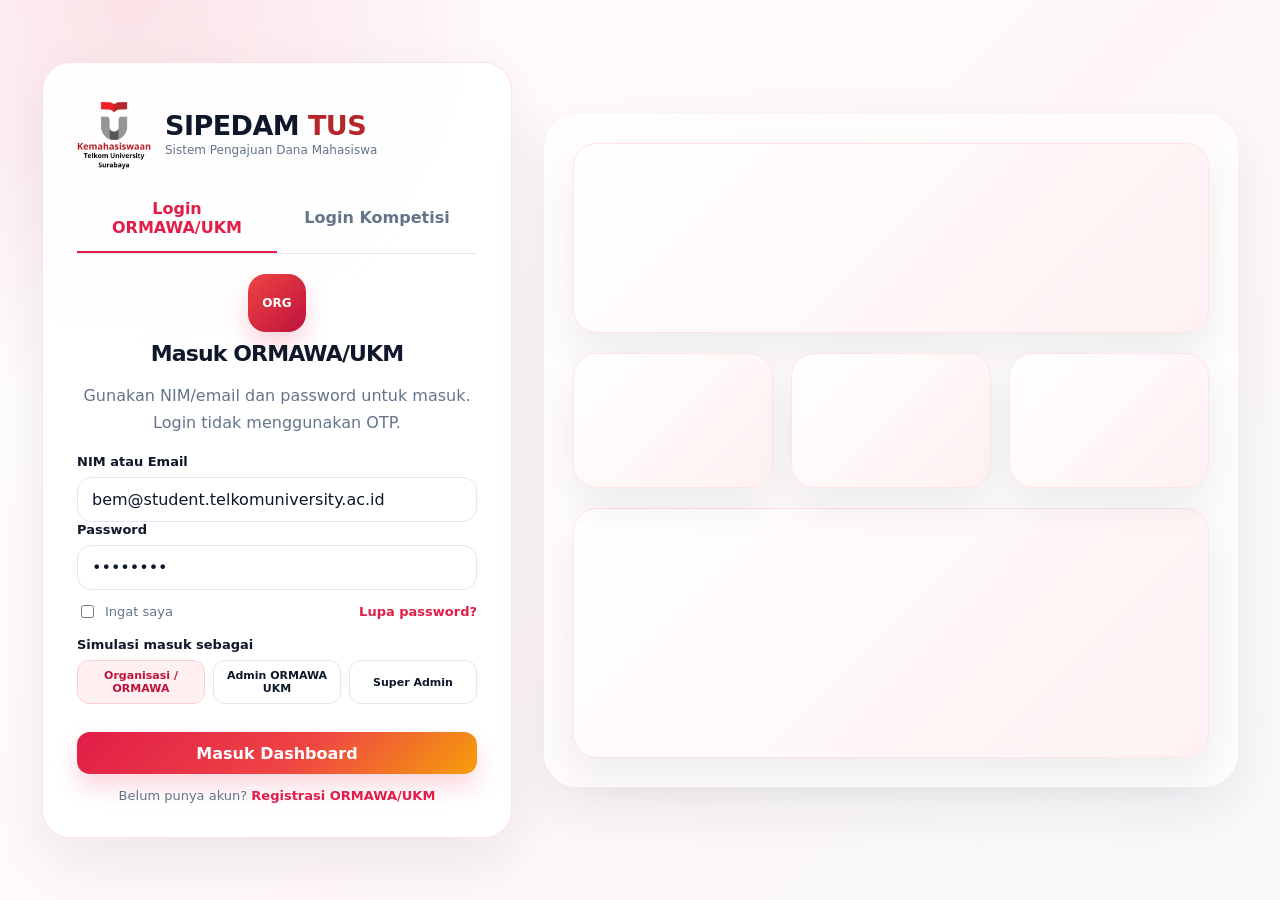
<file: index.html>
<!doctype html>
<html lang="id">
<head>
  <meta charset="utf-8">
  <meta name="viewport" content="width=device-width, initial-scale=1">
  <title>SIPEDAM-TUS Role Prototype</title>
  <link rel="stylesheet" href="styles.css?v=figma-export-1">
</head>
<body>
  <div class="auth-screen" id="authScreen">
    <section class="auth-panel auth-panel-wide">
      <div class="brand-lockup">
        <img src="assets/logo.webp" alt="SIPEDAM-TUS" onerror="this.style.display='none'">
        <div>
          <h1>SIPEDAM <span>TUS</span></h1>
          <p>Sistem Pengajuan Dana Mahasiswa</p>
        </div>
      </div>

      <div class="auth-tabs" role="tablist">
        <button class="active" type="button" data-auth-tab="ormawa">Login ORMAWA/UKM</button>
        <button type="button" data-auth-tab="kompetisi">Login Kompetisi</button>
      </div>

      <input type="hidden" id="loginRole" value="organization">

      <div class="login-panel active" id="loginOrmawaPanel">
        <div class="auth-copy compact">
          <span class="auth-icon red">ORG</span>
          <h2>Masuk ORMAWA/UKM</h2>
          <p>Gunakan NIM/email dan password untuk masuk. Login tidak menggunakan OTP.</p>
        </div>
        <label class="field-label">NIM atau Email</label>
        <input class="select-input" value="bem@student.telkomuniversity.ac.id">
        <label class="field-label">Password</label>
        <input class="select-input" type="password" value="password">
        <div class="auth-row"><label><input type="checkbox"> Ingat saya</label><button type="button" class="link-btn">Lupa password?</button></div>
        <div class="field-label">Simulasi masuk sebagai</div>
        <div class="role-login-grid">
          <button type="button" class="role-login active" data-login-role="organization">Organisasi / ORMAWA</button>
          <button type="button" class="role-login" data-login-role="admin_ormawa">Admin ORMAWA UKM</button>
          <button type="button" class="role-login" data-login-role="super_admin">Super Admin</button>
        </div>
        <button class="primary-btn" id="loginBtn">Masuk Dashboard</button>
        <p class="auth-bottom">Belum punya akun? <button type="button" class="link-btn red" data-open-register="ormawa">Registrasi ORMAWA/UKM</button></p>
      </div>

      <div class="login-panel" id="loginKompetisiPanel">
        <div class="auth-copy compact">
          <span class="auth-icon blue">KOM</span>
          <h2>Masuk Kompetisi Mandiri</h2>
          <p>Mahasiswa kompetisi dan admin kompetisi masuk menggunakan email/NIM dan password.</p>
        </div>
        <label class="field-label">NIM atau Email</label>
        <input class="select-input" value="nadia@student.telkomuniversity.ac.id">
        <label class="field-label">Password</label>
        <input class="select-input" type="password" value="password">
        <div class="auth-row"><label><input type="checkbox"> Ingat saya</label><button type="button" class="link-btn blue">Lupa password?</button></div>
        <div class="field-label">Simulasi masuk sebagai</div>
        <div class="role-login-grid">
          <button type="button" class="role-login active blue" data-login-role="mahasiswa_kompetisi">Mahasiswa Kompetisi</button>
          <button type="button" class="role-login blue" data-login-role="admin_kompetisi">Admin Kompetisi</button>
          <button type="button" class="role-login blue" data-login-role="super_admin">Super Admin</button>
        </div>
        <button class="primary-btn blue-btn" id="loginKompetisiBtn" type="button">Masuk Dashboard</button>
        <p class="auth-bottom">Belum punya akun? <button type="button" class="link-btn blue" data-open-register="kompetisi">Registrasi Mahasiswa Kompetisi</button></p>
      </div>
    </section>

    <aside class="auth-preview" aria-hidden="true">
      <div class="preview-card wide"></div>
      <div class="preview-grid"><div></div><div></div><div></div></div>
      <div class="preview-table"></div>
    </aside>
  </div>

  <div class="app-shell is-hidden" id="appShell">
    <aside class="sidebar" id="sidebar">
      <div class="sidebar-brand">
        <img src="assets/logo.webp" alt="Logo" onerror="this.style.display='none'">
        <div>
          <strong>SIPEDAM <span>TUS</span></strong>
          <small>Kemahasiswaan Telkom University Surabaya</small>
        </div>
      </div>
      <div class="role-pill" id="rolePill"></div>
      <nav class="sidebar-nav" id="sidebarNav"></nav>
      <div class="sidebar-footer">
        <div class="demo-toggle">
          <div><strong>Mode Demo</strong><span>Buka semua alur prototype</span></div>
          <button class="switch is-on" aria-label="Mode Demo"><span></span></button>
        </div>
        <button class="ghost-btn full" id="logoutBtn">Logout</button>
      </div>
    </aside>

    <main class="main-area">
      <header class="topbar">
        <button class="icon-btn mobile-only" id="menuBtn">Menu</button>
        <div class="page-heading">
          <p class="top-kicker" id="pageKicker">Dashboard</p>
          <h2 id="pageTitle">Dashboard</h2>
        </div>
        <div class="top-actions">
          <select id="roleSwitcher" class="compact-select"></select>
          <button class="icon-btn" id="themeBtn" title="Toggle theme">Theme</button>
          <button class="notif-btn" id="notifBtn">Notif <span>6</span></button>
          <div class="avatar-block">
            <img src="assets/fotoprofile.webp" alt="Profil" onerror="this.style.display='none'">
            <div><strong id="userName">Syafarul</strong><small id="userRole">Super Admin</small></div>
          </div>
        </div>
      </header>

      <section class="notification-drawer" id="notificationDrawer">
        <div class="drawer-head"><strong>Notifikasi</strong><button id="closeNotif">x</button></div>
        <div class="notif-list" id="notifList"></div>
      </section>

      <section class="content" id="content"></section>
    </main>
  </div>

  <div class="modal-backdrop" id="modalBackdrop">
    <div class="modal">
      <button class="modal-close" id="modalClose">x</button>
      <span class="eyebrow">Konfirmasi Aksi</span>
      <h3 id="modalTitle">Approve Pengajuan</h3>
      <p id="modalText">Tambahkan catatan sebelum menyimpan perubahan status.</p>
      <textarea placeholder="Catatan admin atau tindak lanjut...">Dokumen sudah sesuai, proses dapat dilanjutkan.</textarea>
      <div class="modal-actions">
        <button class="ghost-btn" id="modalCancel">Batal</button>
        <button class="primary-btn" id="modalOk">Simpan</button>
      </div>
    </div>
  </div>

  <div class="register-preview" id="registerPreview">
    <div class="register-card register-card-wide">
      <button id="registerClose" class="modal-close">x</button>
      <span class="eyebrow" id="registerEyebrow">Registrasi ORMAWA/UKM</span>
      <h3 id="registerTitle">Registrasi Akun ORMAWA/UKM</h3>
      <div class="register-path-tabs">
        <button type="button" class="active" data-register-path="ormawa">ORMAWA/UKM</button>
        <button type="button" data-register-path="kompetisi">Mahasiswa Kompetisi</button>
      </div>
      <div class="register-flow">
        <div class="register-form-area" id="registerFormArea"></div>
        <aside class="otp-side" id="otpSide">
          <h4>Verifikasi OTP Registrasi</h4>
          <p>OTP hanya digunakan saat registrasi. Kode dikirim ke email/WhatsApp setelah data akun dan dokumen diisi.</p>
          <div class="otp-fields"><input value="8"><input value="2"><input value="4"><input value="6"></div>
          <button class="primary-btn full" type="button">Verifikasi OTP</button>
          <small>Simulasi kode OTP: 8246</small>
        </aside>
      </div>
    </div>
  </div>

  <div class="toast" id="toast">Status berhasil diperbarui.</div>
  <script src="app.js?v=figma-export-1"></script>
</body>
</html>
</file>
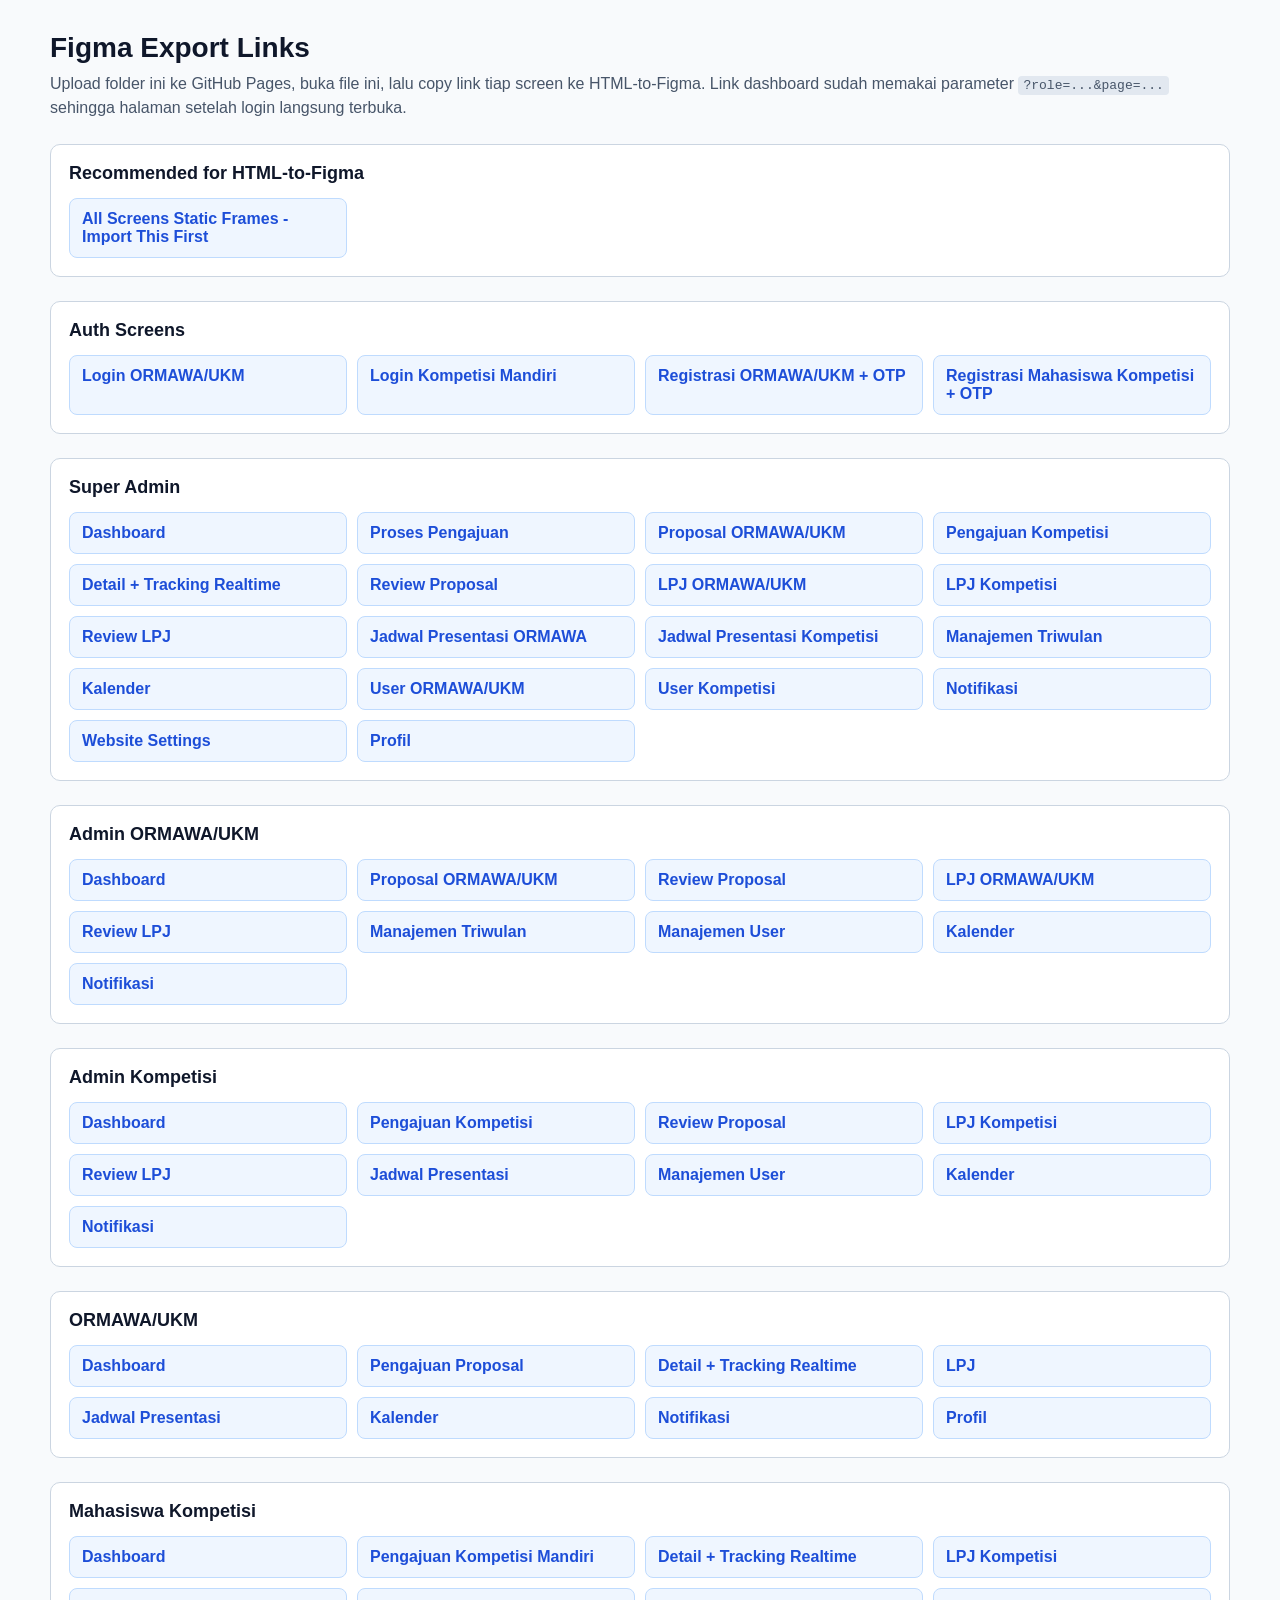
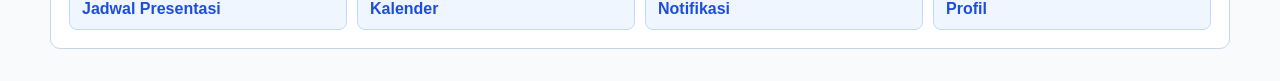
<file: figma-export.html>
<!doctype html>
<html lang="id">
<head>
  <meta charset="utf-8">
  <meta name="viewport" content="width=device-width, initial-scale=1">
  <title>Figma Export Links - Prototype Roles</title>
  <style>
    body { margin: 0; font-family: Arial, sans-serif; background: #f8fafc; color: #0f172a; }
    main { max-width: 1180px; margin: 0 auto; padding: 32px 20px; }
    h1 { margin: 0 0 8px; font-size: 28px; }
    p { margin: 0 0 22px; color: #475569; line-height: 1.5; }
    section { margin-top: 24px; padding: 18px; border: 1px solid #cbd5e1; border-radius: 10px; background: #fff; }
    h2 { margin: 0 0 14px; font-size: 18px; }
    .grid { display: grid; grid-template-columns: repeat(auto-fill, minmax(260px, 1fr)); gap: 10px; }
    a { display: block; padding: 11px 12px; border: 1px solid #bfdbfe; border-radius: 8px; background: #eff6ff; color: #1d4ed8; font-weight: 700; text-decoration: none; }
    a:hover { background: #dbeafe; }
    code { background: #e2e8f0; padding: 2px 5px; border-radius: 4px; }
  </style>
</head>
<body>
<main>
  <h1>Figma Export Links</h1>
  <p>Upload folder ini ke GitHub Pages, buka file ini, lalu copy link tiap screen ke HTML-to-Figma. Link dashboard sudah memakai parameter <code>?role=...&page=...</code> sehingga halaman setelah login langsung terbuka.</p>

  

  <section><h2>Recommended for HTML-to-Figma</h2><div class="grid"><a href="figma-static-screens.html">All Screens Static Frames - Import This First</a></div></section>

  <section>
    <h2>Auth Screens</h2>
    <div class="grid">
      <a href="index.html?screen=login_ormawa">Login ORMAWA/UKM</a>
      <a href="index.html?screen=login_kompetisi">Login Kompetisi Mandiri</a>
      <a href="index.html?screen=register_ormawa">Registrasi ORMAWA/UKM + OTP</a>
      <a href="index.html?screen=register_kompetisi">Registrasi Mahasiswa Kompetisi + OTP</a>
    </div>
  </section>

  

  <section>
    <h2>Super Admin</h2>
    <div class="grid">
      <a href="index.html?role=super_admin&page=dashboard">Dashboard</a><a href="index.html?role=super_admin&page=process">Proses Pengajuan</a><a href="index.html?role=super_admin&page=proposal_ormawa">Proposal ORMAWA/UKM</a><a href="index.html?role=super_admin&page=kompetisi">Pengajuan Kompetisi</a><a href="index.html?role=super_admin&page=detail_pengajuan">Detail + Tracking Realtime</a><a href="index.html?role=super_admin&page=review_proposal">Review Proposal</a><a href="index.html?role=super_admin&page=lpj_ormawa">LPJ ORMAWA/UKM</a><a href="index.html?role=super_admin&page=lpj_kompetisi">LPJ Kompetisi</a><a href="index.html?role=super_admin&page=review_lpj">Review LPJ</a><a href="index.html?role=super_admin&page=jadwal_ormawa">Jadwal Presentasi ORMAWA</a><a href="index.html?role=super_admin&page=jadwal_kompetisi">Jadwal Presentasi Kompetisi</a><a href="index.html?role=super_admin&page=triwulan">Manajemen Triwulan</a><a href="index.html?role=super_admin&page=calendar">Kalender</a><a href="index.html?role=super_admin&page=users_ormawa">User ORMAWA/UKM</a><a href="index.html?role=super_admin&page=users_kompetisi">User Kompetisi</a><a href="index.html?role=super_admin&page=notifications">Notifikasi</a><a href="index.html?role=super_admin&page=settings">Website Settings</a><a href="index.html?role=super_admin&page=profile">Profil</a>
    </div>
  </section>

  

  <section>
    <h2>Admin ORMAWA/UKM</h2>
    <div class="grid">
      <a href="index.html?role=admin_ormawa&page=dashboard">Dashboard</a><a href="index.html?role=admin_ormawa&page=proposal_ormawa">Proposal ORMAWA/UKM</a><a href="index.html?role=admin_ormawa&page=review_proposal">Review Proposal</a><a href="index.html?role=admin_ormawa&page=lpj_ormawa">LPJ ORMAWA/UKM</a><a href="index.html?role=admin_ormawa&page=review_lpj">Review LPJ</a><a href="index.html?role=admin_ormawa&page=triwulan">Manajemen Triwulan</a><a href="index.html?role=admin_ormawa&page=users_ormawa">Manajemen User</a><a href="index.html?role=admin_ormawa&page=calendar">Kalender</a><a href="index.html?role=admin_ormawa&page=notifications">Notifikasi</a>
    </div>
  </section>

  

  <section>
    <h2>Admin Kompetisi</h2>
    <div class="grid">
      <a href="index.html?role=admin_kompetisi&page=dashboard">Dashboard</a><a href="index.html?role=admin_kompetisi&page=kompetisi">Pengajuan Kompetisi</a><a href="index.html?role=admin_kompetisi&page=review_proposal">Review Proposal</a><a href="index.html?role=admin_kompetisi&page=lpj_kompetisi">LPJ Kompetisi</a><a href="index.html?role=admin_kompetisi&page=review_lpj">Review LPJ</a><a href="index.html?role=admin_kompetisi&page=jadwal_kompetisi">Jadwal Presentasi</a><a href="index.html?role=admin_kompetisi&page=users_kompetisi">Manajemen User</a><a href="index.html?role=admin_kompetisi&page=calendar">Kalender</a><a href="index.html?role=admin_kompetisi&page=notifications">Notifikasi</a>
    </div>
  </section>

  

  <section>
    <h2>ORMAWA/UKM</h2>
    <div class="grid">
      <a href="index.html?role=organization&page=dashboard">Dashboard</a><a href="index.html?role=organization&page=proposal_ormawa">Pengajuan Proposal</a><a href="index.html?role=organization&page=detail_pengajuan">Detail + Tracking Realtime</a><a href="index.html?role=organization&page=lpj_ormawa">LPJ</a><a href="index.html?role=organization&page=jadwal_ormawa">Jadwal Presentasi</a><a href="index.html?role=organization&page=calendar">Kalender</a><a href="index.html?role=organization&page=notifications">Notifikasi</a><a href="index.html?role=organization&page=profile">Profil</a>
    </div>
  </section>

  

  <section>
    <h2>Mahasiswa Kompetisi</h2>
    <div class="grid">
      <a href="index.html?role=mahasiswa_kompetisi&page=dashboard">Dashboard</a><a href="index.html?role=mahasiswa_kompetisi&page=kompetisi">Pengajuan Kompetisi Mandiri</a><a href="index.html?role=mahasiswa_kompetisi&page=detail_pengajuan">Detail + Tracking Realtime</a><a href="index.html?role=mahasiswa_kompetisi&page=lpj_kompetisi">LPJ Kompetisi</a><a href="index.html?role=mahasiswa_kompetisi&page=jadwal_kompetisi">Jadwal Presentasi</a><a href="index.html?role=mahasiswa_kompetisi&page=calendar">Kalender</a><a href="index.html?role=mahasiswa_kompetisi&page=notifications">Notifikasi</a><a href="index.html?role=mahasiswa_kompetisi&page=profile">Profil</a>
    </div>
  </section>
</main>
</body>
</html>
</file>
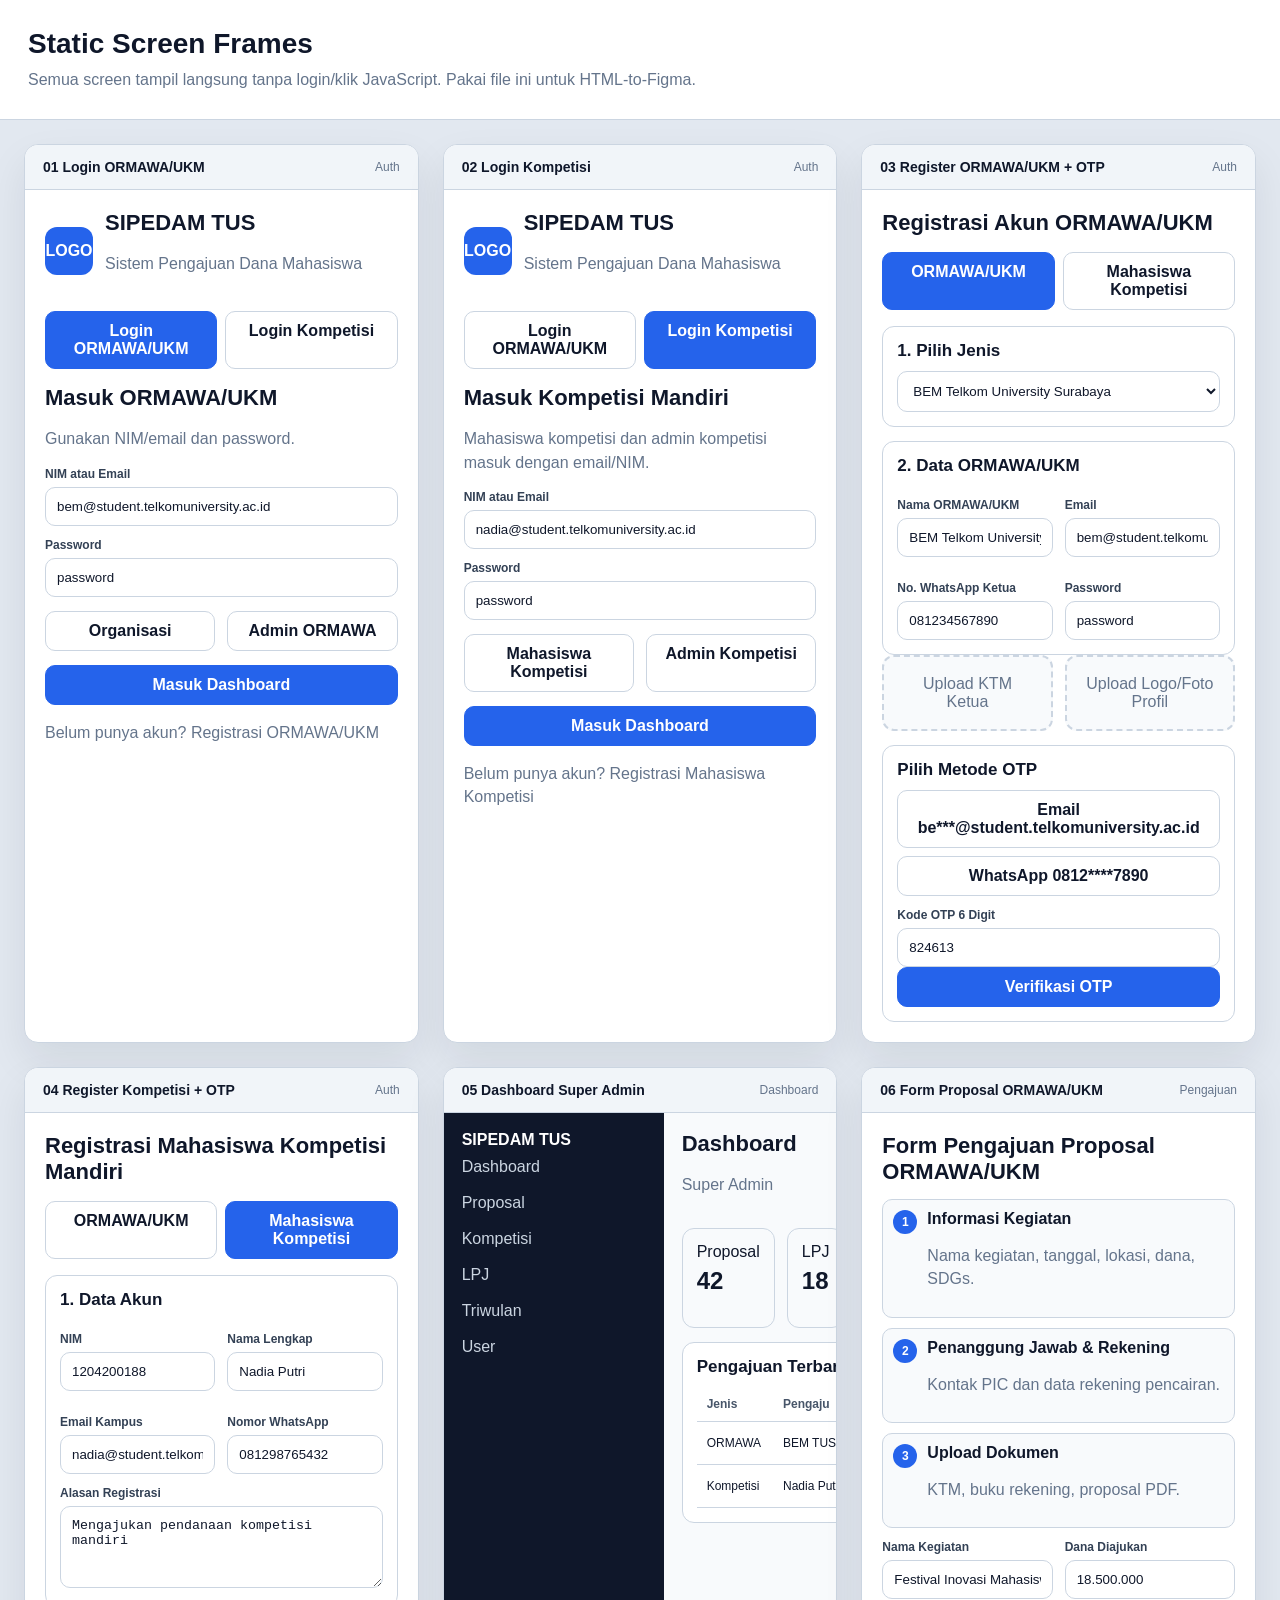
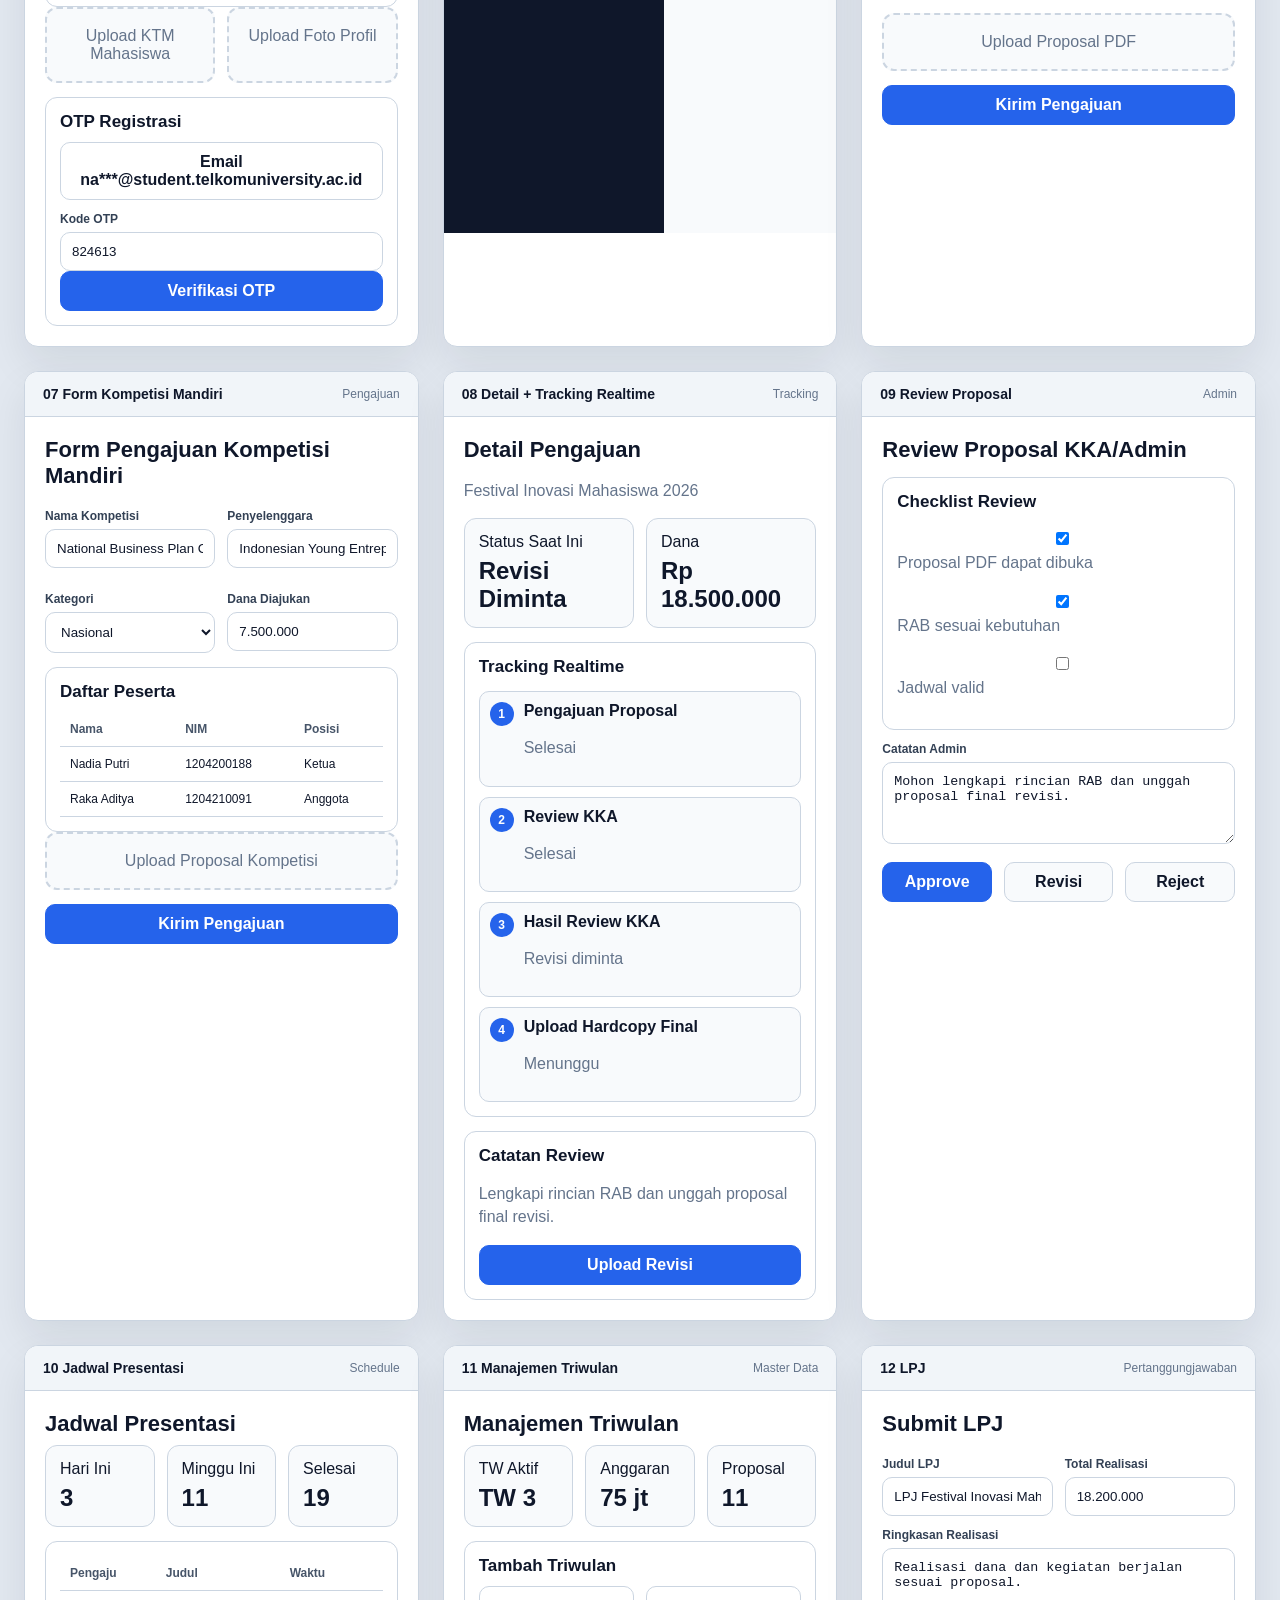
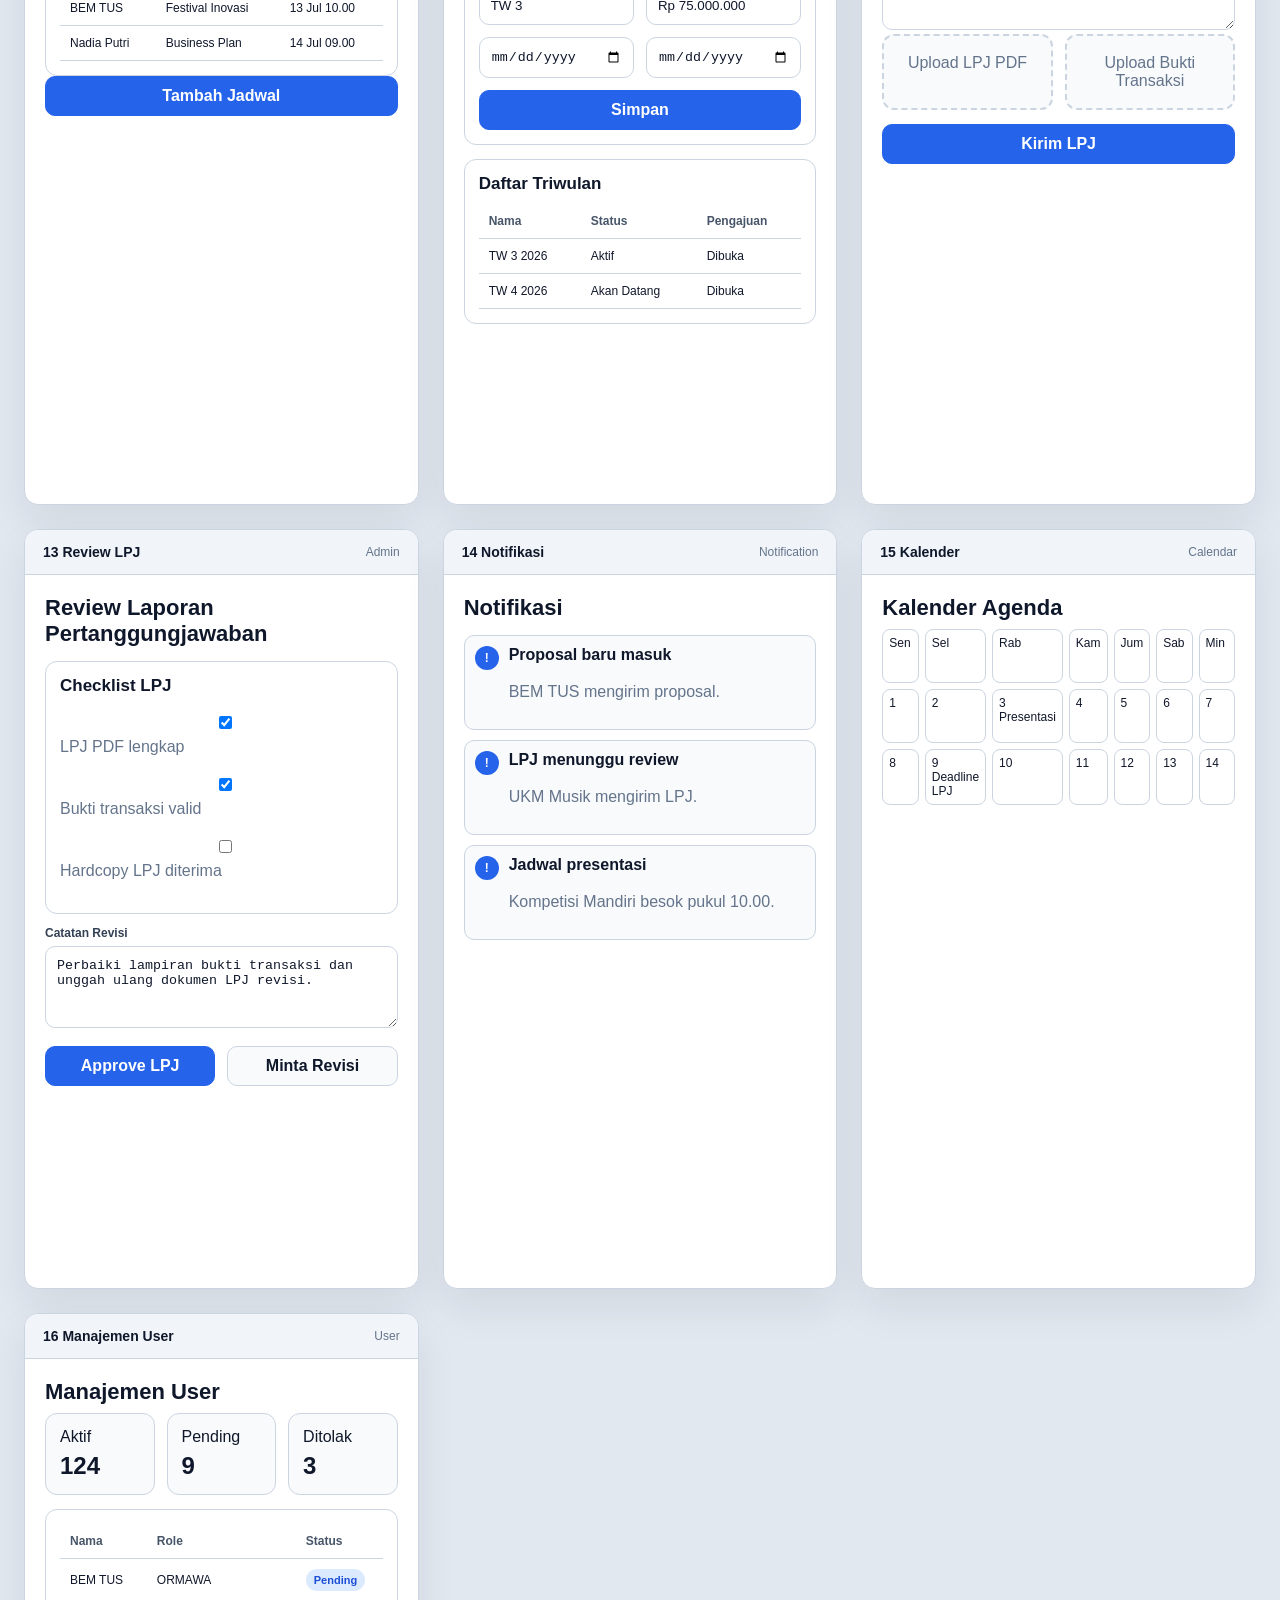
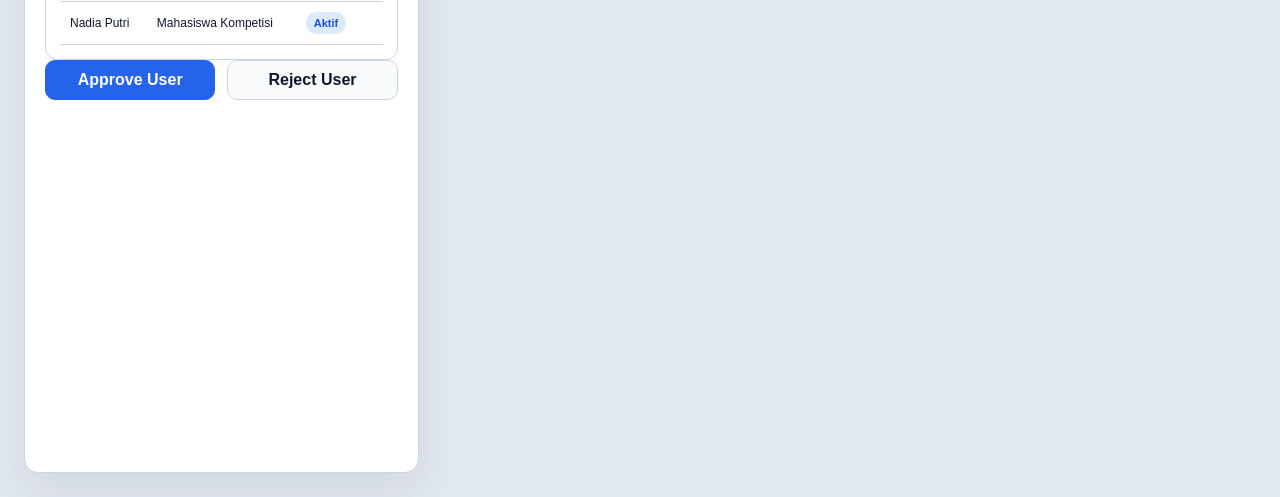
<file: figma-static-screens.html>
<!doctype html>
<html lang="id">
<head>
  <meta charset="utf-8">
  <meta name="viewport" content="width=device-width, initial-scale=1">
  <title>Static Screens Export - Prototype Roles</title>
  <style>
    :root { --blue:#2563eb; --ink:#0f172a; --muted:#64748b; --line:#cbd5e1; --soft:#f8fafc; --card:#fff; }
    * { box-sizing: border-box; }
    body { margin:0; font-family: Arial, sans-serif; background:#e2e8f0; color:var(--ink); }
    .export-head { padding:28px; background:#fff; border-bottom:1px solid var(--line); position:sticky; top:0; z-index:2; }
    .export-head h1 { margin:0 0 8px; font-size:28px; }
    .export-head p { margin:0; color:var(--muted); }
    .board { display:grid; grid-template-columns:repeat(auto-fit,minmax(390px,1fr)); gap:24px; padding:24px; }
    .frame { min-height:760px; background:var(--card); border:1px solid var(--line); border-radius:14px; overflow:hidden; box-shadow:0 18px 40px rgba(15,23,42,.08); }
    .frame-title { padding:14px 18px; border-bottom:1px solid var(--line); background:#f1f5f9; display:flex; justify-content:space-between; gap:12px; align-items:center; }
    .frame-title strong { font-size:14px; } .frame-title span { color:var(--muted); font-size:12px; }
    .screen { padding:20px; }
    .brand { display:flex; gap:12px; align-items:center; margin-bottom:20px; }
    .logo { width:48px; height:48px; border-radius:12px; background:var(--blue); color:#fff; display:grid; place-items:center; font-weight:800; }
    h2 { margin:0 0 8px; font-size:22px; } h3 { margin:0 0 10px; font-size:17px; } p { color:var(--muted); line-height:1.45; }
    label { display:block; margin:12px 0 6px; font-size:12px; font-weight:800; color:#334155; }
    input, textarea, select { width:100%; border:1px solid var(--line); border-radius:10px; padding:11px; background:#fff; color:var(--ink); }
    textarea { min-height:82px; }
    .tabs,.seg { display:grid; grid-template-columns:1fr 1fr; gap:8px; margin:16px 0; }
    .tab,.chip,.btn,.ghost { border:1px solid var(--line); border-radius:10px; padding:10px 12px; font-weight:800; text-align:center; background:#fff; color:var(--ink); }
    .tab.active,.btn { background:var(--blue); color:#fff; border-color:var(--blue); }
    .ghost { background:#f8fafc; color:var(--ink); }
    .grid2 { display:grid; grid-template-columns:1fr 1fr; gap:12px; } .grid3 { display:grid; grid-template-columns:repeat(3,1fr); gap:12px; }
    .stat { border:1px solid var(--line); border-radius:12px; padding:14px; background:#f8fafc; } .stat b { display:block; font-size:24px; margin-top:6px; }
    .panel { border:1px solid var(--line); border-radius:12px; padding:14px; margin-top:14px; background:#fff; }
    table { width:100%; border-collapse:collapse; font-size:12px; } th,td { padding:10px; border-bottom:1px solid var(--line); text-align:left; } th { color:#475569; }
    .status { display:inline-block; padding:5px 8px; border-radius:999px; background:#dbeafe; color:#1d4ed8; font-size:11px; font-weight:800; }
    .steps { display:grid; gap:10px; margin-top:14px; } .step { display:flex; gap:10px; align-items:flex-start; padding:10px; border:1px solid var(--line); border-radius:10px; background:#f8fafc; }
    .dot { width:24px; height:24px; border-radius:50%; background:var(--blue); color:#fff; display:grid; place-items:center; font-size:12px; font-weight:800; flex:none; }
    .upload { border:2px dashed var(--line); border-radius:12px; padding:18px; text-align:center; background:#f8fafc; color:#64748b; }
    .side-layout { display:grid; grid-template-columns:220px 1fr; min-height:720px; } .side { background:#0f172a; color:#fff; padding:18px; } .side a { display:block; color:#cbd5e1; padding:9px 0; text-decoration:none; }
    .main { padding:18px; background:#f8fafc; } .top { display:flex; justify-content:space-between; gap:12px; align-items:center; margin-bottom:16px; }
    .calendar { display:grid; grid-template-columns:repeat(7,1fr); gap:6px; } .day { min-height:54px; border:1px solid var(--line); border-radius:8px; padding:6px; background:#fff; font-size:12px; }
    @media (max-width:700px){ .side-layout,.grid2,.grid3{grid-template-columns:1fr}.frame{min-height:auto} }
  </style>
</head>
<body>
  <header class="export-head"><h1>Static Screen Frames</h1><p>Semua screen tampil langsung tanpa login/klik JavaScript. Pakai file ini untuk HTML-to-Figma.</p></header>
  <main class="board">
    <section class="frame"><div class="frame-title"><strong>01 Login ORMAWA/UKM</strong><span>Auth</span></div><div class="screen"><div class="brand"><div class="logo">LOGO</div><div><h2>SIPEDAM TUS</h2><p>Sistem Pengajuan Dana Mahasiswa</p></div></div><div class="tabs"><div class="tab active">Login ORMAWA/UKM</div><div class="tab">Login Kompetisi</div></div><h2>Masuk ORMAWA/UKM</h2><p>Gunakan NIM/email dan password.</p><label>NIM atau Email</label><input value="bem@student.telkomuniversity.ac.id"><label>Password</label><input value="password"><div class="grid2" style="margin-top:14px"><div class="chip">Organisasi</div><div class="chip">Admin ORMAWA</div></div><div class="btn" style="margin-top:14px">Masuk Dashboard</div><p>Belum punya akun? Registrasi ORMAWA/UKM</p></div></section>
    <section class="frame"><div class="frame-title"><strong>02 Login Kompetisi</strong><span>Auth</span></div><div class="screen"><div class="brand"><div class="logo">LOGO</div><div><h2>SIPEDAM TUS</h2><p>Sistem Pengajuan Dana Mahasiswa</p></div></div><div class="tabs"><div class="tab">Login ORMAWA/UKM</div><div class="tab active">Login Kompetisi</div></div><h2>Masuk Kompetisi Mandiri</h2><p>Mahasiswa kompetisi dan admin kompetisi masuk dengan email/NIM.</p><label>NIM atau Email</label><input value="nadia@student.telkomuniversity.ac.id"><label>Password</label><input value="password"><div class="grid2" style="margin-top:14px"><div class="chip">Mahasiswa Kompetisi</div><div class="chip">Admin Kompetisi</div></div><div class="btn" style="margin-top:14px">Masuk Dashboard</div><p>Belum punya akun? Registrasi Mahasiswa Kompetisi</p></div></section>
    <section class="frame"><div class="frame-title"><strong>03 Register ORMAWA/UKM + OTP</strong><span>Auth</span></div><div class="screen"><h2>Registrasi Akun ORMAWA/UKM</h2><div class="seg"><div class="tab active">ORMAWA/UKM</div><div class="tab">Mahasiswa Kompetisi</div></div><div class="panel"><h3>1. Pilih Jenis</h3><select><option>BEM Telkom University Surabaya</option><option>UKM Robotika</option></select></div><div class="panel"><h3>2. Data ORMAWA/UKM</h3><div class="grid2"><div><label>Nama ORMAWA/UKM</label><input value="BEM Telkom University Surabaya"></div><div><label>Email</label><input value="bem@student.telkomuniversity.ac.id"></div><div><label>No. WhatsApp Ketua</label><input value="081234567890"></div><div><label>Password</label><input value="password"></div></div></div><div class="grid2"><div class="upload">Upload KTM Ketua</div><div class="upload">Upload Logo/Foto Profil</div></div><div class="panel"><h3>Pilih Metode OTP</h3><div class="chip">Email be***@student.telkomuniversity.ac.id</div><div class="chip" style="margin-top:8px">WhatsApp 0812****7890</div><label>Kode OTP 6 Digit</label><input value="824613"><div class="btn">Verifikasi OTP</div></div></div></section>
    <section class="frame"><div class="frame-title"><strong>04 Register Kompetisi + OTP</strong><span>Auth</span></div><div class="screen"><h2>Registrasi Mahasiswa Kompetisi Mandiri</h2><div class="seg"><div class="tab">ORMAWA/UKM</div><div class="tab active">Mahasiswa Kompetisi</div></div><div class="panel"><h3>1. Data Akun</h3><div class="grid2"><div><label>NIM</label><input value="1204200188"></div><div><label>Nama Lengkap</label><input value="Nadia Putri"></div><div><label>Email Kampus</label><input value="nadia@student.telkomuniversity.ac.id"></div><div><label>Nomor WhatsApp</label><input value="081298765432"></div></div><label>Alasan Registrasi</label><textarea>Mengajukan pendanaan kompetisi mandiri</textarea></div><div class="grid2"><div class="upload">Upload KTM Mahasiswa</div><div class="upload">Upload Foto Profil</div></div><div class="panel"><h3>OTP Registrasi</h3><div class="chip">Email na***@student.telkomuniversity.ac.id</div><label>Kode OTP</label><input value="824613"><div class="btn">Verifikasi OTP</div></div></div></section>
    <section class="frame"><div class="frame-title"><strong>05 Dashboard Super Admin</strong><span>Dashboard</span></div><div class="side-layout"><aside class="side"><b>SIPEDAM TUS</b><a>Dashboard</a><a>Proposal</a><a>Kompetisi</a><a>LPJ</a><a>Triwulan</a><a>User</a></aside><div class="main"><div class="top"><div><h2>Dashboard</h2><p>Super Admin</p></div><div class="chip">Notif 6</div></div><div class="grid3"><div class="stat">Proposal<b>42</b></div><div class="stat">LPJ<b>18</b></div><div class="stat">User Pending<b>9</b></div></div><div class="panel"><h3>Pengajuan Terbaru</h3><table><tr><th>Jenis</th><th>Pengaju</th><th>Status</th></tr><tr><td>ORMAWA</td><td>BEM TUS</td><td><span class="status">Review</span></td></tr><tr><td>Kompetisi</td><td>Nadia Putri</td><td><span class="status">Revisi</span></td></tr></table></div></div></div></section>
    <section class="frame"><div class="frame-title"><strong>06 Form Proposal ORMAWA/UKM</strong><span>Pengajuan</span></div><div class="screen"><h2>Form Pengajuan Proposal ORMAWA/UKM</h2><div class="steps"><div class="step"><div class="dot">1</div><div><b>Informasi Kegiatan</b><p>Nama kegiatan, tanggal, lokasi, dana, SDGs.</p></div></div><div class="step"><div class="dot">2</div><div><b>Penanggung Jawab & Rekening</b><p>Kontak PIC dan data rekening pencairan.</p></div></div><div class="step"><div class="dot">3</div><div><b>Upload Dokumen</b><p>KTM, buku rekening, proposal PDF.</p></div></div></div><div class="grid2"><div><label>Nama Kegiatan</label><input value="Festival Inovasi Mahasiswa 2026"></div><div><label>Dana Diajukan</label><input value="18.500.000"></div></div><div class="upload" style="margin-top:14px">Upload Proposal PDF</div><div class="btn" style="margin-top:14px">Kirim Pengajuan</div></div></section>
    <section class="frame"><div class="frame-title"><strong>07 Form Kompetisi Mandiri</strong><span>Pengajuan</span></div><div class="screen"><h2>Form Pengajuan Kompetisi Mandiri</h2><div class="grid2"><div><label>Nama Kompetisi</label><input value="National Business Plan Competition"></div><div><label>Penyelenggara</label><input value="Indonesian Young Entrepreneur Forum"></div><div><label>Kategori</label><select><option>Nasional</option></select></div><div><label>Dana Diajukan</label><input value="7.500.000"></div></div><div class="panel"><h3>Daftar Peserta</h3><table><tr><th>Nama</th><th>NIM</th><th>Posisi</th></tr><tr><td>Nadia Putri</td><td>1204200188</td><td>Ketua</td></tr><tr><td>Raka Aditya</td><td>1204210091</td><td>Anggota</td></tr></table></div><div class="upload">Upload Proposal Kompetisi</div><div class="btn" style="margin-top:14px">Kirim Pengajuan</div></div></section>
    <section class="frame"><div class="frame-title"><strong>08 Detail + Tracking Realtime</strong><span>Tracking</span></div><div class="screen"><h2>Detail Pengajuan</h2><p>Festival Inovasi Mahasiswa 2026</p><div class="grid2"><div class="stat">Status Saat Ini<b>Revisi Diminta</b></div><div class="stat">Dana<b>Rp 18.500.000</b></div></div><div class="panel"><h3>Tracking Realtime</h3><div class="steps"><div class="step"><div class="dot">1</div><div><b>Pengajuan Proposal</b><p>Selesai</p></div></div><div class="step"><div class="dot">2</div><div><b>Review KKA</b><p>Selesai</p></div></div><div class="step"><div class="dot">3</div><div><b>Hasil Review KKA</b><p>Revisi diminta</p></div></div><div class="step"><div class="dot">4</div><div><b>Upload Hardcopy Final</b><p>Menunggu</p></div></div></div></div><div class="panel"><h3>Catatan Review</h3><p>Lengkapi rincian RAB dan unggah proposal final revisi.</p><div class="btn">Upload Revisi</div></div></div></section>
    <section class="frame"><div class="frame-title"><strong>09 Review Proposal</strong><span>Admin</span></div><div class="screen"><h2>Review Proposal KKA/Admin</h2><div class="panel"><h3>Checklist Review</h3><p><input type="checkbox" checked> Proposal PDF dapat dibuka</p><p><input type="checkbox" checked> RAB sesuai kebutuhan</p><p><input type="checkbox"> Jadwal valid</p></div><label>Catatan Admin</label><textarea>Mohon lengkapi rincian RAB dan unggah proposal final revisi.</textarea><div class="grid3" style="margin-top:14px"><div class="btn">Approve</div><div class="ghost">Revisi</div><div class="ghost">Reject</div></div></div></section>
    <section class="frame"><div class="frame-title"><strong>10 Jadwal Presentasi</strong><span>Schedule</span></div><div class="screen"><h2>Jadwal Presentasi</h2><div class="grid3"><div class="stat">Hari Ini<b>3</b></div><div class="stat">Minggu Ini<b>11</b></div><div class="stat">Selesai<b>19</b></div></div><div class="panel"><table><tr><th>Pengaju</th><th>Judul</th><th>Waktu</th></tr><tr><td>BEM TUS</td><td>Festival Inovasi</td><td>13 Jul 10.00</td></tr><tr><td>Nadia Putri</td><td>Business Plan</td><td>14 Jul 09.00</td></tr></table></div><div class="btn">Tambah Jadwal</div></div></section>
    <section class="frame"><div class="frame-title"><strong>11 Manajemen Triwulan</strong><span>Master Data</span></div><div class="screen"><h2>Manajemen Triwulan</h2><div class="grid3"><div class="stat">TW Aktif<b>TW 3</b></div><div class="stat">Anggaran<b>75 jt</b></div><div class="stat">Proposal<b>11</b></div></div><div class="panel"><h3>Tambah Triwulan</h3><div class="grid2"><input value="TW 3"><input value="Rp 75.000.000"><input type="date"><input type="date"></div><div class="btn" style="margin-top:12px">Simpan</div></div><div class="panel"><h3>Daftar Triwulan</h3><table><tr><th>Nama</th><th>Status</th><th>Pengajuan</th></tr><tr><td>TW 3 2026</td><td>Aktif</td><td>Dibuka</td></tr><tr><td>TW 4 2026</td><td>Akan Datang</td><td>Dibuka</td></tr></table></div></div></section>
    <section class="frame"><div class="frame-title"><strong>12 LPJ</strong><span>Pertanggungjawaban</span></div><div class="screen"><h2>Submit LPJ</h2><div class="grid2"><div><label>Judul LPJ</label><input value="LPJ Festival Inovasi Mahasiswa"></div><div><label>Total Realisasi</label><input value="18.200.000"></div></div><label>Ringkasan Realisasi</label><textarea>Realisasi dana dan kegiatan berjalan sesuai proposal.</textarea><div class="grid2"><div class="upload">Upload LPJ PDF</div><div class="upload">Upload Bukti Transaksi</div></div><div class="btn" style="margin-top:14px">Kirim LPJ</div></div></section>
    <section class="frame"><div class="frame-title"><strong>13 Review LPJ</strong><span>Admin</span></div><div class="screen"><h2>Review Laporan Pertanggungjawaban</h2><div class="panel"><h3>Checklist LPJ</h3><p><input type="checkbox" checked> LPJ PDF lengkap</p><p><input type="checkbox" checked> Bukti transaksi valid</p><p><input type="checkbox"> Hardcopy LPJ diterima</p></div><label>Catatan Revisi</label><textarea>Perbaiki lampiran bukti transaksi dan unggah ulang dokumen LPJ revisi.</textarea><div class="grid2" style="margin-top:14px"><div class="btn">Approve LPJ</div><div class="ghost">Minta Revisi</div></div></div></section>
    <section class="frame"><div class="frame-title"><strong>14 Notifikasi</strong><span>Notification</span></div><div class="screen"><h2>Notifikasi</h2><div class="steps"><div class="step"><div class="dot">!</div><div><b>Proposal baru masuk</b><p>BEM TUS mengirim proposal.</p></div></div><div class="step"><div class="dot">!</div><div><b>LPJ menunggu review</b><p>UKM Musik mengirim LPJ.</p></div></div><div class="step"><div class="dot">!</div><div><b>Jadwal presentasi</b><p>Kompetisi Mandiri besok pukul 10.00.</p></div></div></div></div></section>
    <section class="frame"><div class="frame-title"><strong>15 Kalender</strong><span>Calendar</span></div><div class="screen"><h2>Kalender Agenda</h2><div class="calendar"> <div class="day">Sen</div><div class="day">Sel</div><div class="day">Rab</div><div class="day">Kam</div><div class="day">Jum</div><div class="day">Sab</div><div class="day">Min</div><div class="day">1</div><div class="day">2</div><div class="day">3<br>Presentasi</div><div class="day">4</div><div class="day">5</div><div class="day">6</div><div class="day">7</div><div class="day">8</div><div class="day">9<br>Deadline LPJ</div><div class="day">10</div><div class="day">11</div><div class="day">12</div><div class="day">13</div><div class="day">14</div></div></div></section>
    <section class="frame"><div class="frame-title"><strong>16 Manajemen User</strong><span>User</span></div><div class="screen"><h2>Manajemen User</h2><div class="grid3"><div class="stat">Aktif<b>124</b></div><div class="stat">Pending<b>9</b></div><div class="stat">Ditolak<b>3</b></div></div><div class="panel"><table><tr><th>Nama</th><th>Role</th><th>Status</th></tr><tr><td>BEM TUS</td><td>ORMAWA</td><td><span class="status">Pending</span></td></tr><tr><td>Nadia Putri</td><td>Mahasiswa Kompetisi</td><td><span class="status">Aktif</span></td></tr></table></div><div class="grid2"><div class="btn">Approve User</div><div class="ghost">Reject User</div></div></div></section>
  </main>
</body>
</html>
</file>
<file: styles.css>
:root {
  --bg: #f8fafc;
  --surface: #ffffff;
  --surface-soft: #fff7f8;
  --text: #0f172a;
  --muted: #64748b;
  --border: #e2e8f0;
  --rose: #e11d48;
  --rose-dark: #be123c;
  --amber: #f59e0b;
  --emerald: #059669;
  --blue: #2563eb;
  --shadow: 0 22px 60px rgba(15, 23, 42, .08);
  --sidebar: radial-gradient(circle at 0% 0%, rgba(244,63,94,.12), transparent 34%), radial-gradient(circle at 100% 8%, rgba(245,158,11,.10), transparent 30%), linear-gradient(180deg,#ffffff,#fff8f9 54%,#ffffff);
}

body.dark {
  --bg: #0f172a;
  --surface: #111827;
  --surface-soft: #1e293b;
  --text: #f8fafc;
  --muted: #94a3b8;
  --border: rgba(255,255,255,.10);
  --shadow: 0 22px 60px rgba(0,0,0,.26);
  --sidebar: radial-gradient(circle at 0% 0%, rgba(244,63,94,.17), transparent 34%), radial-gradient(circle at 100% 8%, rgba(245,158,11,.08), transparent 30%), linear-gradient(180deg,#0f172a,#111827 54%,#0f172a);
}

* { box-sizing: border-box; }
body { margin: 0; font-family: Inter, system-ui, sans-serif; background: var(--bg); color: var(--text); }
button, select, input, textarea { font: inherit; }
button { cursor: pointer; }
.is-hidden { display: none !important; }

.auth-screen { min-height: 100vh; display: grid; grid-template-columns: minmax(320px, 470px) 1fr; gap: 32px; align-items: center; padding: 42px; background: radial-gradient(circle at 10% 0%, rgba(225,29,72,.12), transparent 28%), linear-gradient(135deg,#fff,#fff7f8 55%,#f8fafc); }
.auth-panel { background: rgba(255,255,255,.9); border: 1px solid rgba(244,63,94,.15); border-radius: 28px; padding: 34px; box-shadow: var(--shadow); }
.brand-lockup { display: flex; gap: 14px; align-items: center; }
.brand-lockup img { width: 74px; height: 74px; object-fit: contain; }
.brand-lockup h1 { margin: 0; font-size: 27px; letter-spacing: -.02em; }
.brand-lockup span, .sidebar-brand span { color: #b6252a; }
.brand-lockup p, .sidebar-brand small { margin: 2px 0 0; color: var(--muted); font-size: 12px; }
.auth-copy { margin: 38px 0 24px; }
.eyebrow { display: inline-flex; color: var(--rose-dark); background: #fff1f2; border: 1px solid #ffe4e6; border-radius: 999px; padding: 7px 11px; font-size: 11px; font-weight: 800; text-transform: uppercase; }
.auth-copy h2 { font-size: 32px; line-height: 1.08; letter-spacing: -.04em; margin: 16px 0 12px; }
.auth-copy p { color: var(--muted); line-height: 1.7; }
.field-label { display: block; margin-bottom: 8px; color: var(--text); font-size: 13px; font-weight: 800; }
.select-input, .compact-select, .filter-input { width: 100%; border: 1px solid var(--border); background: var(--surface); color: var(--text); border-radius: 14px; padding: 12px 14px; outline: none; }
.primary-btn, .ghost-btn, .danger-btn { min-height: 42px; border: 0; border-radius: 13px; padding: 10px 16px; font-weight: 800; display: inline-flex; justify-content: center; align-items: center; gap: 8px; }
.primary-btn { background: linear-gradient(135deg, var(--rose), #ef4444 55%, var(--amber)); color: white; box-shadow: 0 12px 24px rgba(225,29,72,.18); }
.ghost-btn { color: var(--text); background: var(--surface); border: 1px solid var(--border); }
.danger-btn { background: #fff1f2; color: #be123c; border: 1px solid #fecdd3; }
.auth-panel .primary-btn { margin-top: 14px; width: 100%; }
.auth-preview { min-height: 620px; border-radius: 34px; padding: 28px; background: rgba(255,255,255,.55); border: 1px solid rgba(255,255,255,.72); box-shadow: var(--shadow); }
.preview-card, .preview-grid div, .preview-table { border-radius: 24px; background: linear-gradient(135deg,#fff,#fff1f2); border: 1px solid #ffe4e6; box-shadow: 0 18px 40px rgba(15,23,42,.07); }
.preview-card.wide { height: 190px; }
.preview-grid { display: grid; grid-template-columns: repeat(3,1fr); gap: 18px; margin: 20px 0; }
.preview-grid div { height: 135px; }
.preview-table { height: 250px; }

.app-shell { min-height: 100vh; display: grid; grid-template-columns: 288px 1fr; }
.sidebar { position: sticky; top: 0; height: 100vh; display: flex; flex-direction: column; background: var(--sidebar); border-right: 1px solid rgba(244,63,94,.16); box-shadow: 12px 0 34px rgba(15,23,42,.05); }
.sidebar-brand { padding: 20px 18px; display: flex; align-items: center; gap: 12px; border-bottom: 1px solid var(--border); }
.sidebar-brand img { width: 58px; height: 58px; object-fit: contain; }
.sidebar-brand strong { font-size: 19px; display: block; }
.role-pill { margin: 14px 18px; border: 1px solid #fecdd3; background: rgba(255,241,242,.78); color: #9f1239; border-radius: 16px; padding: 12px; font-size: 12px; font-weight: 800; }
.sidebar-nav { flex: 1; overflow-y: auto; padding: 0 14px 14px; }
.nav-section { margin: 10px 0; }
.nav-title, .nav-link { width: 100%; min-height: 40px; display: flex; align-items: center; justify-content: space-between; gap: 10px; padding: 10px 12px; border-radius: 13px; color: var(--text); text-decoration: none; border: 0; background: transparent; font-size: 13px; font-weight: 800; }
.nav-title:hover, .nav-link:hover { background: rgba(255,255,255,.8); color: var(--rose-dark); }
.nav-link.active, .nav-title.active { background: linear-gradient(135deg, var(--rose), #ef4444 56%, var(--amber)); color: #fff; box-shadow: 0 10px 20px rgba(225,29,72,.16); }
.nav-children { padding-left: 12px; display: grid; gap: 4px; }
.nav-children .nav-link { min-height: 35px; font-size: 12px; font-weight: 700; }
.badge-count { min-width: 20px; padding: 3px 6px; border-radius: 999px; background: var(--rose); color: white; font-size: 10px; text-align: center; }
.sidebar-footer { padding: 14px; border-top: 1px solid var(--border); }
.demo-toggle { display: flex; align-items: center; justify-content: space-between; gap: 12px; border: 1px solid var(--border); background: rgba(255,255,255,.72); border-radius: 16px; padding: 12px; margin-bottom: 10px; }
.demo-toggle strong { display: block; font-size: 12px; }
.demo-toggle span { display: block; color: var(--muted); font-size: 10px; }
.switch { width: 38px; height: 22px; border: 0; border-radius: 999px; background: var(--amber); padding: 3px; }
.switch span { display: block; width: 16px; height: 16px; border-radius: 50%; background: white; transform: translateX(16px); }
.full { width: 100%; }

.main-area { min-width: 0; }
.topbar { position: sticky; top: 0; z-index: 20; min-height: 76px; display: flex; align-items: center; justify-content: space-between; gap: 18px; padding: 14px 26px; background: rgba(248,250,252,.84); backdrop-filter: blur(18px); border-bottom: 1px solid var(--border); }
body.dark .topbar { background: rgba(15,23,42,.84); }
.top-kicker { margin: 0; color: var(--rose-dark); font-size: 11px; font-weight: 900; text-transform: uppercase; letter-spacing: .08em; }
.topbar h2 { margin: 3px 0 0; font-size: 22px; letter-spacing: -.02em; }
.top-actions { display: flex; align-items: center; gap: 10px; }
.compact-select { width: 210px; padding: 10px 12px; font-size: 12px; font-weight: 800; }
.icon-btn, .notif-btn { min-height: 40px; border-radius: 12px; border: 1px solid var(--border); background: var(--surface); color: var(--text); padding: 0 12px; font-weight: 800; }
.notif-btn { position: relative; }
.notif-btn span { position: absolute; top: -6px; right: -6px; background: var(--rose); color: #fff; min-width: 20px; height: 20px; border-radius: 999px; font-size: 10px; display: grid; place-items: center; }
.avatar-block { display: flex; align-items: center; gap: 10px; padding: 6px 10px; border-radius: 14px; background: var(--surface); border: 1px solid var(--border); }
.avatar-block img { width: 34px; height: 34px; border-radius: 50%; object-fit: cover; }
.avatar-block strong, .avatar-block small { display: block; }
.avatar-block strong { font-size: 13px; }
.avatar-block small { color: var(--muted); font-size: 11px; }
.content { padding: 26px; }

.hero { border: 1px solid var(--border); background: radial-gradient(circle at 0% 0%, rgba(244,63,94,.12), transparent 26%), linear-gradient(135deg,var(--surface),var(--surface-soft)); border-radius: 24px; padding: 24px; box-shadow: var(--shadow); display: flex; justify-content: space-between; gap: 22px; }
.hero h1 { margin: 8px 0; font-size: 28px; letter-spacing: -.04em; }
.hero p { margin: 0; color: var(--muted); line-height: 1.6; max-width: 760px; }
.hero-actions { display: flex; gap: 10px; align-items: start; flex-wrap: wrap; }
.stat-grid { display: grid; grid-template-columns: repeat(4,minmax(0,1fr)); gap: 16px; margin: 18px 0; }
.card, .panel { border: 1px solid var(--border); background: var(--surface); border-radius: 20px; box-shadow: 0 12px 30px rgba(15,23,42,.05); }
.card { padding: 18px; min-height: 126px; }
.card small { color: var(--muted); font-weight: 800; text-transform: uppercase; font-size: 10px; letter-spacing: .05em; }
.card strong { display: block; margin: 12px 0 6px; font-size: 29px; letter-spacing: -.03em; }
.card span { color: var(--muted); font-size: 12px; line-height: 1.45; }
.dashboard-grid { display: grid; grid-template-columns: 1.35fr .65fr; gap: 18px; }
.panel { padding: 18px; min-width: 0; }
.panel-head { display: flex; align-items: center; justify-content: space-between; gap: 14px; margin-bottom: 14px; }
.panel-head h3 { margin: 0; font-size: 16px; }
.panel-head p { margin: 4px 0 0; color: var(--muted); font-size: 12px; }
.toolbar { display: grid; grid-template-columns: 1fr 180px 150px auto; gap: 10px; margin: 0 0 14px; }
.table-wrap { overflow-x: auto; border: 1px solid var(--border); border-radius: 16px; }
table { width: 100%; border-collapse: collapse; min-width: 760px; }
th, td { padding: 13px 14px; text-align: left; border-bottom: 1px solid var(--border); font-size: 13px; }
th { background: rgba(241,245,249,.72); color: var(--muted); font-size: 11px; text-transform: uppercase; letter-spacing: .06em; }
body.dark th { background: rgba(30,41,59,.72); }
tr:last-child td { border-bottom: 0; }
.status { display: inline-flex; align-items: center; gap: 6px; border-radius: 999px; padding: 6px 9px; font-size: 11px; font-weight: 900; white-space: nowrap; }
.status.review { color: #92400e; background: #fffbeb; border: 1px solid #fde68a; }
.status.approved { color: #065f46; background: #ecfdf5; border: 1px solid #a7f3d0; }
.status.revision { color: #9f1239; background: #fff1f2; border: 1px solid #fecdd3; }
.status.pending { color: #1d4ed8; background: #eff6ff; border: 1px solid #bfdbfe; }
.status.rejected { color: #991b1b; background: #fef2f2; border: 1px solid #fecaca; }
.action-row { display: flex; gap: 7px; flex-wrap: wrap; }
.mini-btn { min-height: 31px; padding: 7px 10px; border-radius: 10px; border: 1px solid var(--border); background: var(--surface); color: var(--text); font-size: 11px; font-weight: 900; }
.mini-btn.primary { color: #fff; border: 0; background: linear-gradient(135deg,var(--rose),var(--amber)); }
.chart-bars { height: 230px; display: grid; grid-template-columns: repeat(7,1fr); align-items: end; gap: 14px; padding-top: 18px; }
.bar { border-radius: 12px 12px 6px 6px; background: linear-gradient(180deg,var(--rose),var(--amber)); min-height: 26px; position: relative; }
.bar span { position: absolute; bottom: -24px; width: 100%; text-align: center; color: var(--muted); font-size: 11px; font-weight: 800; }
.timeline { display: grid; gap: 12px; }
.timeline-item { position: relative; padding-left: 28px; }
.timeline-item:before { content: ''; position: absolute; left: 4px; top: 5px; width: 11px; height: 11px; border-radius: 50%; background: var(--rose); box-shadow: 0 0 0 4px #ffe4e6; }
.timeline-item strong { display: block; font-size: 13px; }
.timeline-item span { color: var(--muted); font-size: 12px; line-height: 1.5; }
.detail-layout { display: grid; grid-template-columns: 1fr 360px; gap: 18px; }
.info-grid { display: grid; grid-template-columns: repeat(2,minmax(0,1fr)); gap: 12px; }
.info-box { border: 1px solid var(--border); border-radius: 14px; padding: 13px; background: var(--surface-soft); }
.info-box small { color: var(--muted); display: block; margin-bottom: 6px; }
.info-box strong { font-size: 14px; }
.upload-box { border: 1px dashed #fda4af; background: #fff1f2; color: #9f1239; border-radius: 16px; padding: 18px; font-weight: 800; text-align: center; }
body.dark .upload-box { background: rgba(159,18,57,.16); }
.empty-state { border: 1px dashed var(--border); border-radius: 18px; padding: 36px; text-align: center; color: var(--muted); }
.notification-drawer { display: none; position: fixed; top: 84px; right: 24px; z-index: 50; width: 360px; max-width: calc(100vw - 32px); background: var(--surface); border: 1px solid var(--border); border-radius: 20px; box-shadow: var(--shadow); padding: 14px; }
.notification-drawer.open { display: block; }
.drawer-head { display: flex; align-items: center; justify-content: space-between; margin-bottom: 10px; }
.drawer-head button, .modal-close { border: 0; background: transparent; color: var(--muted); font-weight: 900; font-size: 18px; }
.notif-item { border: 1px solid var(--border); border-radius: 14px; padding: 12px; margin-bottom: 8px; }
.notif-item strong { display: block; font-size: 13px; }
.notif-item span { color: var(--muted); font-size: 12px; }
.modal-backdrop { display: none; position: fixed; inset: 0; z-index: 80; place-items: center; background: rgba(15,23,42,.52); padding: 18px; }
.modal-backdrop.open { display: grid; }
.modal { width: 520px; max-width: 100%; border-radius: 22px; background: var(--surface); color: var(--text); border: 1px solid var(--border); box-shadow: var(--shadow); padding: 24px; position: relative; }
.modal h3 { margin: 14px 0 8px; }
.modal p { color: var(--muted); line-height: 1.6; }
.modal textarea { width: 100%; min-height: 120px; border: 1px solid var(--border); background: var(--bg); color: var(--text); border-radius: 14px; padding: 12px; resize: vertical; }
.modal-close { position: absolute; top: 14px; right: 16px; }
.modal-actions { display: flex; justify-content: flex-end; gap: 10px; margin-top: 14px; }
.toast { position: fixed; left: 50%; bottom: 26px; transform: translateX(-50%) translateY(40px); opacity: 0; z-index: 90; background: #064e3b; color: #fff; border-radius: 999px; padding: 12px 18px; font-weight: 800; transition: .24s ease; }
.toast.show { opacity: 1; transform: translateX(-50%) translateY(0); }
.mobile-only { display: none; }

@media (max-width: 1180px) { .stat-grid { grid-template-columns: repeat(2,1fr); } .dashboard-grid, .detail-layout { grid-template-columns: 1fr; } .toolbar { grid-template-columns: 1fr 1fr; } }
@media (max-width: 860px) { .auth-screen { grid-template-columns: 1fr; padding: 20px; } .auth-preview { display: none; } .app-shell { grid-template-columns: 1fr; } .sidebar { position: fixed; left: -310px; z-index: 60; width: 288px; transition: left .2s ease; } .sidebar.open { left: 0; } .mobile-only { display: inline-flex; } .topbar { align-items: flex-start; flex-direction: column; padding: 14px; } .top-actions { width: 100%; overflow-x: auto; padding-bottom: 2px; } .content { padding: 14px; } .hero { flex-direction: column; } .stat-grid, .info-grid { grid-template-columns: 1fr; } .toolbar { grid-template-columns: 1fr; } .compact-select { width: 180px; } }

.process-flow { display: grid; grid-template-columns: repeat(auto-fit,minmax(150px,1fr)); gap: 12px; }
.process-step { position: relative; border: 1px solid var(--border); background: var(--surface-soft); border-radius: 18px; padding: 16px; min-height: 136px; }
.process-step span { width: 32px; height: 32px; border-radius: 999px; display: grid; place-items: center; background: #e2e8f0; color: #475569; font-weight: 900; margin-bottom: 12px; }
.process-step strong { display: block; font-size: 14px; line-height: 1.35; }
.process-step small { display: block; margin-top: 8px; color: var(--muted); line-height: 1.45; }
.process-step.done { border-color: #a7f3d0; background: #ecfdf5; }
.process-step.done span { background: #059669; color: #fff; }
.process-step.current { border-color: #fecdd3; background: #fff1f2; box-shadow: 0 18px 36px rgba(225,29,72,.10); }
.process-step.current span { background: linear-gradient(135deg,var(--rose),var(--amber)); color: #fff; }
body.dark .process-step.done { background: rgba(5,150,105,.15); }
body.dark .process-step.current { background: rgba(159,18,57,.18); }
.checklist { display: grid; gap: 10px; }
.checklist label { display: flex; align-items: center; gap: 10px; border: 1px solid var(--border); background: var(--surface-soft); border-radius: 14px; padding: 12px; font-weight: 800; font-size: 13px; }
.checklist input { width: 18px; height: 18px; accent-color: var(--rose); }
.tracking-layout { display: grid; grid-template-columns: minmax(0,1fr) 360px; gap: 18px; }
.live-dot { display: inline-flex; align-items: center; gap: 7px; border: 1px solid #a7f3d0; background: #ecfdf5; color: #047857; border-radius: 999px; padding: 6px 10px; font-size: 11px; font-weight: 900; }
.live-dot:before { content: ''; width: 8px; height: 8px; border-radius: 50%; background: #10b981; box-shadow: 0 0 0 5px rgba(16,185,129,.14); }
.tracker-card { display: flex; justify-content: space-between; gap: 18px; align-items: flex-start; border: 1px solid var(--border); background: linear-gradient(135deg,var(--surface),var(--surface-soft)); border-radius: 18px; padding: 18px; }
.tracker-card small { color: var(--muted); font-weight: 900; text-transform: uppercase; font-size: 10px; letter-spacing: .06em; }
.tracker-card strong { display: block; margin-top: 6px; font-size: 22px; letter-spacing: -.03em; }
.tracker-card p { margin: 6px 0 0; color: var(--muted); }
.progress-track { height: 12px; margin: 18px 0 10px; border-radius: 999px; overflow: hidden; background: #e2e8f0; }
.progress-track span { display: block; height: 100%; border-radius: inherit; background: linear-gradient(90deg,var(--rose),var(--amber)); }
.tracking-steps { display: grid; grid-template-columns: repeat(7,1fr); gap: 6px; margin-bottom: 18px; }
.tracking-steps div { min-height: 38px; display: grid; place-items: center; text-align: center; border-radius: 11px; background: var(--surface-soft); color: var(--muted); font-size: 10px; font-weight: 900; padding: 6px; }
.tracking-steps .done { background: #ecfdf5; color: #047857; }
.tracking-steps .active { background: #fff1f2; color: #be123c; border: 1px solid #fecdd3; }
.tracking-timeline { display: grid; gap: 12px; }
.tracking-item { display: grid; grid-template-columns: 24px 1fr; gap: 12px; }
.tracking-item > span { width: 14px; height: 14px; margin-top: 4px; border-radius: 999px; background: #cbd5e1; box-shadow: 0 0 0 5px rgba(203,213,225,.25); }
.tracking-item.done > span { background: #059669; box-shadow: 0 0 0 5px rgba(5,150,105,.14); }
.tracking-item.active > span { background: var(--rose); box-shadow: 0 0 0 5px rgba(225,29,72,.16); }
.tracking-item strong { display: block; font-size: 13px; }
.tracking-item p { margin: 4px 0 0; color: var(--muted); font-size: 12px; line-height: 1.55; }
.realtime-feed { display: grid; gap: 10px; }
.realtime-feed div { border: 1px solid var(--border); background: var(--surface-soft); border-radius: 14px; padding: 12px; }
.realtime-feed strong { display: block; color: var(--rose-dark); font-size: 12px; margin-bottom: 4px; }
.realtime-feed span { color: var(--muted); font-size: 12px; line-height: 1.45; }
.next-action { margin-top: 14px; border: 1px solid #fecdd3; background: #fff1f2; color: #9f1239; border-radius: 16px; padding: 14px; }
.next-action small { font-weight: 900; text-transform: uppercase; font-size: 10px; }
.next-action strong { display: block; margin-top: 5px; }
.next-action p { margin: 6px 0 12px; color: #9f1239; font-size: 12px; line-height: 1.5; }
body.dark .tracking-steps .done, body.dark .process-step.done { background: rgba(5,150,105,.15); }
body.dark .tracking-steps .active, body.dark .next-action { background: rgba(159,18,57,.18); }

@media (max-width: 1180px) { .tracking-layout { grid-template-columns: 1fr; } .tracking-steps { grid-template-columns: repeat(4,1fr); } }
@media (max-width: 640px) { .tracking-steps { grid-template-columns: repeat(2,1fr); } .tracker-card { flex-direction: column; } }

/* Detail pengajuan dibuat mengikuti pola view asli: realtime stepper di atas kartu detail. */
.tu-card { border: 1px solid var(--border); background: var(--surface); border-radius: 20px; box-shadow: 0 12px 30px rgba(15,23,42,.05); }
.detail-page-stack { display: grid; gap: 20px; max-width: 1280px; margin: 0 auto; }
.detail-header-row { display: flex; align-items: center; justify-content: space-between; gap: 16px; }
.detail-header-row h1 { margin: 4px 0 0; font-size: 22px; letter-spacing: -.02em; color: var(--text); }
.block-kicker { display: block; color: var(--muted); font-size: 13px; font-weight: 800; text-transform: uppercase; letter-spacing: .05em; }
.realtime-card { padding: 14px 16px; overflow: hidden; }
.realtime-head { display: flex; align-items: end; justify-content: space-between; gap: 12px; margin-bottom: 12px; }
.realtime-head h3 { margin: 0; font-size: 16px; color: var(--text); }
.realtime-head p { margin: 3px 0 0; color: var(--muted); font-size: 12px; }
.native-stepper-root { overflow-x: auto; overflow-y: hidden; padding-bottom: 6px; scrollbar-color: #94a3b8 #e2e8f0; scrollbar-width: thin; }
.native-stepper-root::-webkit-scrollbar { height: 6px; }
.native-stepper-root::-webkit-scrollbar-track { background: #e2e8f0; border-radius: 999px; }
.native-stepper-root::-webkit-scrollbar-thumb { background: #94a3b8; border-radius: 999px; }
.native-stepper-row { display: flex; align-items: stretch; min-width: max-content; }
.native-step { position: relative; flex: none; width: 224px; padding: 0 8px; }
.native-step-box { height: 100%; min-height: 104px; border: 1px solid var(--border); border-radius: 13px; padding: 12px; background: #f8fafc; }
body.dark .native-step-box { background: #0f172a; }
.native-step.done .native-step-box { border-color: #34d399; background: #ecfdf5; }
.native-step.active .native-step-box { position: relative; overflow: hidden; border-color: #f59e0b; background: #fffbeb; box-shadow: 0 10px 26px -18px rgba(245,158,11,.8); }
.native-step.active .native-step-box:before { content: ''; position: absolute; inset: 0; pointer-events: none; background: linear-gradient(110deg, transparent 0%, rgba(251,191,36,.20) 38%, rgba(251,191,36,.36) 50%, rgba(251,191,36,.20) 62%, transparent 100%); transform: translateX(-120%); animation: realtime-stepper-sweep 2.4s ease-in-out infinite; }
.native-step.failed .native-step-box { border-color: #f87171; background: #fef2f2; }
body.dark .native-step.done .native-step-box { background: rgba(5,150,105,.15); }
body.dark .native-step.active .native-step-box { background: rgba(245,158,11,.10); border-color: rgba(251,191,36,.45); }
.native-step-main { display: flex; align-items: flex-start; gap: 10px; position: relative; z-index: 1; }
.native-step-main > span { display: inline-flex; flex: none; align-items: center; justify-content: center; width: 28px; height: 28px; border-radius: 999px; background: #cbd5e1; color: #475569; font-size: 11px; font-weight: 900; }
.native-step.done .native-step-main > span { background: #059669; color: #fff; }
.native-step.active .native-step-main > span { background: #f59e0b; color: #451a03; box-shadow: 0 0 0 4px rgba(251,191,36,.25); }
.native-step-main strong { display: block; color: var(--text); font-size: 13px; line-height: 1.35; }
.native-step-main small { display: block; min-height: 17px; margin-top: 2px; color: var(--muted); font-size: 11px; font-weight: 700; }
.native-step-main em { flex: none; margin-left: auto; border-radius: 999px; padding: 3px 8px; background: #f1f5f9; color: #64748b; font-style: normal; font-size: 10px; font-weight: 900; }
.native-step.done .native-step-main em { background: #d1fae5; color: #047857; }
.native-step.active .native-step-main em { border: 2px solid #f59e0b; background: #fffbeb; color: #0f172a; }
.native-step > i { position: absolute; top: 28px; left: calc(100% - 12px); right: -12px; height: 2px; border-radius: 999px; background: #e2e8f0; z-index: 2; }
.native-step.done > i { background: #6ee7b7; }
.native-step.active > i { background-image: linear-gradient(90deg, #f59e0b 0%, #facc15 35%, #f59e0b 70%, #facc15 100%); background-size: 220% 100%; animation: realtime-stepper-flow 1.35s linear infinite; }
.realtime-bottom { display: flex; justify-content: center; align-items: center; gap: 14px; flex-wrap: wrap; margin-top: 10px; color: var(--muted); font-size: 12px; font-weight: 700; }
.detail-summary-card { padding: 0; overflow: hidden; }
.detail-card-head { display: flex; align-items: start; justify-content: space-between; gap: 16px; padding: 22px 24px; border-bottom: 1px solid var(--border); }
.detail-card-head h3 { margin: 0; font-size: 20px; }
.detail-card-head p { margin: 6px 0 0; color: var(--muted); font-size: 13px; line-height: 1.6; }
.detail-section { padding: 22px 24px; }
.detail-section + .detail-section { border-top: 1px solid var(--border); }
.detail-section h4 { margin: 0 0 14px; color: var(--rose); font-size: 13px; font-weight: 900; text-transform: uppercase; letter-spacing: .08em; }
.native-info-grid { display: grid; grid-template-columns: repeat(3,minmax(0,1fr)); gap: 18px; padding: 20px; border: 1px solid #f1f5f9; border-radius: 18px; background: rgba(248,250,252,.72); }
body.dark .native-info-grid { border-color: var(--border); background: rgba(15,23,42,.42); }
.native-info-grid p { margin: 0 0 6px; color: #94a3b8; font-size: 11px; font-weight: 900; text-transform: uppercase; letter-spacing: .05em; }
.native-info-grid strong { color: var(--text); font-size: 14px; line-height: 1.45; }
.native-info-grid .money { color: #dc2626; font-size: 16px; }
.file-grid { display: grid; grid-template-columns: repeat(3,minmax(0,1fr)); gap: 14px; }
.file-row { border: 1px solid var(--border); border-radius: 14px; padding: 14px; background: var(--surface-soft); }
.file-row strong { display: block; color: var(--text); font-size: 13px; }
.file-row span { display: block; margin-top: 6px; color: #059669; font-size: 12px; font-weight: 800; }
.detail-two-col { display: grid; grid-template-columns: repeat(2,minmax(0,1fr)); gap: 18px; }
.flow-panel { overflow: hidden; border: 1px solid var(--border); border-radius: 20px; background: var(--surface); box-shadow: 0 12px 30px rgba(15,23,42,.05); }
.flow-panel-head { padding: 22px 24px; border-bottom: 1px solid var(--border); }
.flow-panel-head p { margin: 0; font-size: 11px; font-weight: 900; text-transform: uppercase; letter-spacing: .16em; }
.flow-panel-head h3 { margin: 5px 0 0; color: var(--text); font-size: 19px; }
.flow-panel-head span { display: block; margin-top: 6px; color: var(--muted); font-size: 13px; line-height: 1.6; }
.flow-panel-body { padding: 22px 24px; display: grid; gap: 14px; }
.flow-panel-amber { border-color: #fde68a; }
.flow-panel-amber .flow-panel-head { background: #fffbeb; border-color: #fde68a; }
.flow-panel-amber .flow-panel-head p { color: #d97706; }
.flow-panel-rose { border-color: #fecdd3; }
.flow-panel-rose .flow-panel-head { background: #fff1f2; border-color: #fecdd3; }
.flow-panel-rose .flow-panel-head p { color: #be123c; }
.flow-panel-emerald { border-color: #a7f3d0; }
.flow-panel-emerald .flow-panel-head { background: #ecfdf5; border-color: #a7f3d0; }
.flow-panel-emerald .flow-panel-head p { color: #047857; }
body.dark .flow-panel-amber .flow-panel-head { background: rgba(245,158,11,.12); }
body.dark .flow-panel-rose .flow-panel-head { background: rgba(159,18,57,.18); }
body.dark .flow-panel-emerald .flow-panel-head { background: rgba(5,150,105,.15); }
.note-box { border-radius: 14px; padding: 14px; font-size: 13px; line-height: 1.6; font-weight: 700; }
.note-box.amber { border: 1px solid #fde68a; background: #fffbeb; color: #92400e; }
.native-steps { display: grid; grid-template-columns: repeat(3,minmax(0,1fr)); gap: 12px; }
.native-steps div { border: 1px solid var(--border); border-radius: 16px; padding: 14px; background: var(--surface-soft); }
.native-steps b { display: inline-flex; width: 28px; height: 28px; justify-content: center; align-items: center; border-radius: 999px; background: var(--rose); color: white; font-size: 12px; }
.native-steps span { display: block; margin-top: 10px; color: var(--text); font-size: 13px; font-weight: 800; line-height: 1.45; }

@media (max-width: 1100px) { .native-info-grid, .file-grid { grid-template-columns: repeat(2,minmax(0,1fr)); } .detail-two-col { grid-template-columns: 1fr; } }
@media (max-width: 720px) { .detail-header-row, .detail-card-head, .realtime-head { flex-direction: column; align-items: stretch; } .native-info-grid, .file-grid, .native-steps { grid-template-columns: 1fr; } .native-step { width: 210px; } }

.form-shell { max-width: 1040px; margin: 0 auto; display: grid; gap: 22px; }
.form-stepper { display: flex; align-items: flex-start; justify-content: center; gap: 0; padding: 8px 10px 0; }
.form-step { flex: none; display: flex; flex-direction: column; align-items: center; max-width: 170px; text-align: center; }
.form-step b { display: flex; align-items: center; justify-content: center; width: 40px; height: 40px; border-radius: 999px; background: #e2e8f0; color: #64748b; font-size: 14px; }
.form-step.active b { background: #dc2626; color: #fff; box-shadow: 0 10px 22px rgba(220,38,38,.24), 0 0 0 4px #fee2e2; }
.form-step span { margin-top: 10px; color: var(--muted); font-size: 11px; line-height: 1.25; font-weight: 800; }
.form-step.active span { color: var(--text); }
.form-stepper > i { align-self: center; flex: 1; max-width: 220px; height: 2px; margin: 0 28px 24px; border-radius: 999px; background: #ef4444; }
.native-form { display: grid; gap: 22px; }
.form-card { overflow: hidden; border: 1px solid var(--border); background: var(--surface); border-radius: 22px; box-shadow: 0 12px 30px rgba(15,23,42,.05); }
.form-card-head { padding: 24px 28px 18px; border-bottom: 1px solid var(--border); }
.form-card-head h3 { margin: 0; color: var(--text); font-size: 19px; }
.form-card-head p { margin: 6px 0 0; color: var(--muted); font-size: 13px; line-height: 1.6; }
.form-grid { display: grid; grid-template-columns: repeat(2,minmax(0,1fr)); gap: 18px; padding: 24px 28px; }
.form-grid.single { grid-template-columns: minmax(0,420px); }
.form-field { display: grid; gap: 7px; }
.form-field.wide { grid-column: 1 / -1; }
.form-field span { color: var(--text); font-size: 13px; font-weight: 800; }
.form-field input, .form-field select, .form-field textarea { width: 100%; border: 1px solid var(--border); background: var(--surface); color: var(--text); border-radius: 13px; padding: 12px 13px; outline: none; transition: border-color .16s ease, box-shadow .16s ease; }
.form-field textarea { min-height: 120px; resize: vertical; }
.form-field input:focus, .form-field select:focus, .form-field textarea:focus { border-color: #f87171; box-shadow: 0 0 0 3px rgba(239,68,68,.14); }
.upload-grid { display: grid; grid-template-columns: repeat(3,minmax(0,1fr)); gap: 16px; padding: 0 28px 24px; }
.upload-card { display: grid; justify-items: center; text-align: center; gap: 9px; min-height: 218px; border: 2px dashed var(--border); background: var(--surface); border-radius: 20px; padding: 22px; transition: border-color .16s ease, box-shadow .16s ease; }
.upload-card:hover { border-color: #fda4af; box-shadow: 0 12px 26px rgba(244,63,94,.06); }
.upload-icon { display: grid; place-items: center; width: 56px; height: 56px; border-radius: 18px; background: linear-gradient(135deg,#f8fafc,#fff1f2); color: var(--rose); border: 1px solid #ffe4e6; font-size: 12px; font-weight: 900; }
.upload-card strong { color: var(--text); font-size: 14px; }
.upload-card span { color: var(--muted); font-size: 12px; line-height: 1.45; }
.form-actions { display: flex; align-items: center; justify-content: flex-end; gap: 12px; padding: 0 28px 24px; }
.form-card .table-wrap { margin: 24px 28px 16px; }
.form-card > .ghost-btn { margin: 0 28px 24px; }
body.dark .form-step.active b { box-shadow: 0 0 0 4px rgba(127,29,29,.6); }

@media (max-width: 860px) { .form-grid, .upload-grid { grid-template-columns: 1fr; padding-left: 18px; padding-right: 18px; } .form-card-head { padding-left: 18px; padding-right: 18px; } .form-stepper > i { margin-left: 12px; margin-right: 12px; } .form-actions { flex-direction: column; align-items: stretch; padding-left: 18px; padding-right: 18px; } }

.quarter-shell { max-width: 1280px; margin: 0 auto; display: grid; gap: 22px; }
.quarter-stat-grid { display: grid; grid-template-columns: repeat(5,minmax(0,1fr)); gap: 16px; }
.quarter-stat { border: 1px solid var(--border); background: var(--surface); border-radius: 18px; padding: 20px; box-shadow: 0 12px 30px rgba(15,23,42,.05); }
.quarter-stat p { margin: 0; color: var(--muted); font-size: 11px; font-weight: 900; text-transform: uppercase; letter-spacing: .05em; }
.quarter-stat strong { display: block; margin-top: 10px; color: var(--text); font-size: 23px; letter-spacing: -.03em; }
.quarter-form-card, .quarter-list-card { border: 1px solid var(--border); background: var(--surface); border-radius: 22px; padding: 24px; box-shadow: 0 12px 30px rgba(15,23,42,.05); }
.quarter-form-head { display: flex; align-items: center; gap: 14px; margin-bottom: 18px; }
.quarter-icon { width: 42px; height: 42px; display: grid; place-items: center; border-radius: 14px; background: #ecfdf5; color: #059669; font-size: 24px; font-weight: 900; }
.quarter-form-head h3 { margin: 0; color: var(--text); font-size: 17px; }
.quarter-form-head p { margin: 4px 0 0; color: var(--muted); font-size: 13px; }
.quarter-help { margin-bottom: 18px; overflow: hidden; border: 1px solid var(--border); background: var(--surface-soft); border-radius: 18px; }
.quarter-help summary { display: flex; justify-content: space-between; align-items: center; gap: 10px; padding: 14px 16px; color: var(--text); font-size: 13px; font-weight: 900; cursor: pointer; }
.quarter-help-grid { display: grid; grid-template-columns: repeat(3,minmax(0,1fr)); gap: 12px; padding: 16px; border-top: 1px solid var(--border); }
.quarter-help-grid div { border: 1px solid var(--border); background: var(--surface); border-radius: 14px; padding: 14px; }
.quarter-help-grid em { display: inline-flex; border-radius: 999px; padding: 5px 8px; background: #fff1f2; color: #be123c; font-style: normal; font-size: 11px; font-weight: 900; }
.quarter-help-grid strong { display: block; margin-top: 10px; color: var(--text); }
.quarter-help-grid p { margin: 6px 0 0; color: var(--muted); font-size: 12px; line-height: 1.6; }
.quarter-create-form { display: grid; grid-template-columns: 1.1fr 1fr 1fr 1.2fr 1fr 1.25fr .8fr; gap: 12px; align-items: end; }
.quarter-create-form label { display: grid; gap: 7px; }
.quarter-create-form label span { color: var(--text); font-size: 12px; font-weight: 800; }
.quarter-create-form input, .quarter-create-form select, .quarter-filter input, .quarter-filter select { width: 100%; border: 1px solid var(--border); background: var(--surface); color: var(--text); border-radius: 12px; padding: 11px 12px; font-size: 13px; outline: none; }
.quarter-check { display: flex !important; align-items: center; gap: 9px !important; border: 1px solid var(--border); background: var(--surface-soft); border-radius: 13px; padding: 11px 12px; }
.quarter-check input { width: auto; accent-color: var(--rose); }
.quarter-filter { display: grid; grid-template-columns: minmax(220px,1fr) 110px 100px 140px auto; gap: 10px; margin: 0 0 18px; }
.quarter-card-grid { display: grid; grid-template-columns: repeat(2,minmax(0,1fr)); gap: 16px; }
.quarter-card { border: 1px solid var(--border); background: var(--surface); border-radius: 20px; padding: 20px; box-shadow: 0 10px 24px rgba(15,23,42,.045); transition: transform .16s ease, box-shadow .16s ease; }
.quarter-card:hover { transform: translateY(-2px); box-shadow: 0 18px 36px rgba(15,23,42,.08); }
.quarter-card-top { display: flex; justify-content: space-between; align-items: flex-start; gap: 14px; }
.quarter-title-row { display: flex; align-items: center; flex-wrap: wrap; gap: 7px; }
.quarter-title-row h4 { margin: 0; color: var(--text); font-size: 21px; }
.quarter-card-top p { margin: 7px 0 0; color: var(--muted); font-size: 13px; }
.quarter-card-top small { display: block; margin-top: 7px; color: var(--muted); }
.quarter-card-top > b { flex: none; border-radius: 13px; padding: 9px 12px; background: #fff1f2; color: #be123c; font-size: 12px; }
.quarter-badge { display: inline-flex; align-items: center; border-radius: 999px; padding: 5px 9px; font-size: 11px; font-weight: 900; }
.quarter-badge.active, .quarter-badge.open { background: #dcfce7; color: #047857; }
.quarter-badge.upcoming { background: #e0f2fe; color: #0369a1; }
.quarter-badge.completed, .quarter-badge.inactive { background: #f1f5f9; color: #64748b; }
.quarter-badge.closed { background: #ffe4e6; color: #be123c; }
.quarter-budget { margin-top: 18px; border: 1px solid var(--border); background: var(--surface-soft); border-radius: 18px; padding: 16px; }
.quarter-budget > p { margin: 0; color: var(--muted); font-size: 11px; font-weight: 900; text-transform: uppercase; letter-spacing: .05em; }
.quarter-budget > strong { display: block; margin-top: 6px; color: var(--text); font-size: 24px; }
.budget-row { display: flex; align-items: center; justify-content: space-between; margin: 14px 0 7px; color: var(--muted); font-size: 12px; font-weight: 800; }
.budget-bar { height: 12px; overflow: hidden; border-radius: 999px; background: #e2e8f0; }
.budget-bar i { display: block; height: 100%; border-radius: inherit; }
.budget-bar i.ok { background: #10b981; }
.budget-bar i.warn { background: #f59e0b; }
.budget-bar i.danger { background: #e11d48; }
.budget-mini { display: grid; grid-template-columns: repeat(2,minmax(0,1fr)); gap: 12px; margin-top: 14px; }
.budget-mini div { border-radius: 13px; background: var(--surface); padding: 12px; }
.budget-mini small { color: var(--muted); font-size: 10px; font-weight: 900; text-transform: uppercase; }
.budget-mini strong { display: block; margin-top: 5px; color: var(--text); font-size: 14px; }
.quarter-actions { display: flex; justify-content: flex-end; flex-wrap: wrap; gap: 8px; margin-top: 16px; }
.danger-text { color: #be123c !important; border-color: #fecdd3 !important; background: #fff1f2 !important; }
.success-text { color: #047857 !important; border-color: #a7f3d0 !important; background: #ecfdf5 !important; }
.warn-text { color: #b45309 !important; border-color: #fde68a !important; background: #fffbeb !important; }
.quarter-modal-preview textarea { width: 100%; min-height: 120px; border: 1px solid var(--border); background: var(--surface); color: var(--text); border-radius: 14px; padding: 12px; resize: vertical; }

@media (max-width: 1180px) { .quarter-stat-grid { grid-template-columns: repeat(2,minmax(0,1fr)); } .quarter-create-form, .quarter-filter { grid-template-columns: repeat(2,minmax(0,1fr)); } .quarter-card-grid { grid-template-columns: 1fr; } }
@media (max-width: 720px) { .quarter-stat-grid, .quarter-create-form, .quarter-filter, .quarter-help-grid, .budget-mini { grid-template-columns: 1fr; } .quarter-card-top { flex-direction: column; } }

.otp-fields { display: grid; grid-template-columns: repeat(4,1fr); gap: 10px; margin-top: 14px; }
.otp-fields input { height: 52px; border: 1px solid var(--border); border-radius: 14px; background: var(--surface); color: var(--text); text-align: center; font-size: 22px; font-weight: 900; }
.otp-hint { margin: 10px 0 0; color: var(--muted); font-size: 12px; line-height: 1.5; }
.register-preview { display: none; position: fixed; inset: 0; z-index: 95; place-items: center; padding: 18px; background: rgba(15,23,42,.55); }
.register-preview.open { display: grid; }
.register-card { position: relative; width: min(720px,100%); max-height: calc(100vh - 36px); overflow: auto; border: 1px solid var(--border); border-radius: 24px; background: var(--surface); color: var(--text); padding: 26px; box-shadow: var(--shadow); }
.register-card h3 { margin: 14px 0 18px; font-size: 24px; }
.register-steps { display: grid; grid-template-columns: repeat(4,minmax(0,1fr)); gap: 12px; }
.register-steps div { border: 1px solid var(--border); border-radius: 16px; background: var(--surface-soft); padding: 14px; }
.register-steps b { display: inline-flex; align-items: center; justify-content: center; width: 28px; height: 28px; border-radius: 999px; background: var(--rose); color: #fff; font-size: 12px; }
.register-steps strong { display: block; margin-top: 10px; color: var(--text); font-size: 14px; }
.register-steps span { display: block; margin-top: 6px; color: var(--muted); font-size: 12px; line-height: 1.5; }
.ta-flow-grid { display: grid; grid-template-columns: repeat(3,minmax(0,1fr)); gap: 16px; margin-top: 18px; }
.ta-flow-grid article { border: 1px solid var(--border); background: var(--surface); border-radius: 18px; padding: 18px; box-shadow: 0 12px 30px rgba(15,23,42,.05); }
.ta-flow-grid b { display: inline-flex; width: 30px; height: 30px; align-items: center; justify-content: center; border-radius: 999px; background: linear-gradient(135deg,var(--rose),var(--amber)); color: #fff; font-size: 12px; }
.ta-flow-grid strong { display: block; margin-top: 12px; color: var(--text); font-size: 15px; }
.ta-flow-grid p { margin: 7px 0 0; color: var(--muted); font-size: 13px; line-height: 1.55; }

@media (max-width: 900px) { .register-steps, .ta-flow-grid { grid-template-columns: repeat(2,minmax(0,1fr)); } }
@media (max-width: 560px) { .register-steps, .ta-flow-grid { grid-template-columns: 1fr; } }

.auth-panel-wide { max-width: 520px; }
.auth-tabs { display: grid; grid-template-columns: 1fr 1fr; gap: 0; margin: 28px 0 20px; border-bottom: 1px solid var(--border); }
.auth-tabs button { border: 0; border-bottom: 2px solid transparent; background: transparent; color: var(--muted); padding: 0 8px 14px; font-weight: 900; }
.auth-tabs button.active { border-color: var(--rose); color: var(--rose); }
.login-panel { display: none; }
.login-panel.active { display: block; }
.auth-copy.compact { margin: 0 0 18px; text-align: center; }
.auth-copy.compact h2 { margin: 10px 0 6px; font-size: 22px; }
.auth-icon { display: inline-grid; place-items: center; width: 58px; height: 58px; border-radius: 18px; color: white; font-size: 12px; font-weight: 900; box-shadow: 0 14px 24px rgba(225,29,72,.18); }
.auth-icon.red { background: linear-gradient(135deg,#ef4444,#be123c); }
.auth-icon.blue { background: linear-gradient(135deg,#2563eb,#1d4ed8); box-shadow: 0 14px 24px rgba(37,99,235,.18); }
.auth-row { display: flex; justify-content: space-between; align-items: center; gap: 12px; margin: 12px 0 16px; color: var(--muted); font-size: 13px; }
.auth-row label { display: inline-flex; align-items: center; gap: 8px; }
.link-btn { border: 0; background: transparent; color: var(--rose); font-weight: 900; padding: 0; }
.link-btn.blue { color: #2563eb; }
.link-btn.red { color: var(--rose); }
.role-login-grid { display: grid; grid-template-columns: repeat(3,minmax(0,1fr)); gap: 8px; margin-bottom: 14px; }
.role-login { min-height: 42px; border: 1px solid var(--border); background: var(--surface); color: var(--text); border-radius: 12px; padding: 8px; font-size: 11px; font-weight: 900; }
.role-login.active { border-color: #fecdd3; background: #fff1f2; color: #be123c; }
.role-login.blue.active { border-color: #bfdbfe; background: #eff6ff; color: #1d4ed8; }
.blue-btn { background: linear-gradient(135deg,#2563eb,#1d4ed8) !important; box-shadow: 0 12px 24px rgba(37,99,235,.18) !important; }
.auth-bottom { margin: 14px 0 0; text-align: center; color: var(--muted); font-size: 13px; }
.register-card-wide { width: min(980px,100%); }
.register-path-tabs { display: grid; grid-template-columns: 1fr 1fr; gap: 8px; margin: 14px 0 18px; }
.register-path-tabs button { border: 1px solid var(--border); background: var(--surface-soft); color: var(--text); border-radius: 13px; padding: 11px 12px; font-weight: 900; }
.register-path-tabs button.active { border-color: #fecdd3; background: #fff1f2; color: #be123c; }
.register-flow { display: grid; grid-template-columns: minmax(0,1fr) 300px; gap: 18px; align-items: start; }
.auth-register-form { display: grid; gap: 16px; }
.mini-step-line { display: grid; grid-template-columns: repeat(auto-fit,minmax(118px,1fr)); gap: 8px; }
.mini-step-line span { border: 1px solid var(--border); border-radius: 999px; padding: 8px 10px; color: var(--muted); background: var(--surface-soft); font-size: 11px; font-weight: 900; text-align: center; }
.mini-step-line .done { border-color: #a7f3d0; background: #ecfdf5; color: #047857; }
.mini-step-line .active { border-color: #fecdd3; background: #fff1f2; color: #be123c; }
.blue-line .active { border-color: #bfdbfe; background: #eff6ff; color: #1d4ed8; }
.auth-type-card { border: 1px solid var(--border); border-radius: 8px; background: var(--surface-soft); padding: 12px; display: grid; gap: 10px; }
.register-choice-row { display: grid; grid-template-columns: repeat(2,minmax(0,1fr)); gap: 10px; }
.auth-form-grid { display: grid; grid-template-columns: repeat(2,minmax(0,1fr)); gap: 12px; }
.auth-form-grid.two { grid-template-columns: repeat(2,minmax(0,1fr)); }
.auth-form-grid.single { grid-template-columns: 1fr; }
.auth-form-field { display: grid; gap: 6px; }
.auth-form-field span { color: var(--text); font-size: 12px; font-weight: 900; }
.auth-form-field.wide { grid-column: 1 / -1; }
.auth-form-field input,
.auth-form-field select,
.auth-form-field textarea { border: 1px solid var(--border); background: var(--surface); color: var(--text); border-radius: 12px; padding: 11px 12px; font: inherit; min-width: 0; }
.auth-form-field textarea { min-height: 74px; resize: vertical; }
.auth-upload { display: grid; gap: 8px; align-content: center; justify-items: start; border: 2px dashed var(--border); border-radius: 16px; padding: 14px; background: var(--surface-soft); }
.auth-upload strong { color: var(--text); font-size: 13px; }
.auth-upload span { color: var(--muted); font-size: 12px; }
.upload-preview-line { display: flex; flex-wrap: wrap; align-items: center; gap: 8px; }
.upload-preview-line small { color: var(--muted); font-weight: 800; }
.auth-step-card { border: 1px solid var(--border); border-radius: 14px; background: var(--surface); padding: 14px; display: grid; gap: 12px; }
.auth-step-card.rose-step { border-color: #fecdd3; }
.auth-step-card.blue-step { border-color: #bfdbfe; }
.auth-step-head { display: flex; align-items: center; gap: 10px; }
.auth-step-head b { display: grid; place-items: center; width: 28px; height: 28px; border-radius: 9px; background: #fff1f2; color: #be123c; font-size: 12px; }
.blue-step .auth-step-head b { background: #eff6ff; color: #1d4ed8; }
.auth-step-head h4 { margin: 0; color: var(--text); font-size: 14px; }
.mini-help { margin: 0; color: var(--muted); font-size: 12px; line-height: 1.55; }
.otp-side { border: 1px solid var(--border); border-radius: 18px; padding: 16px; background: var(--surface-soft); }
.otp-side h4 { margin: 0; color: var(--text); }
.otp-side p { color: var(--muted); font-size: 12px; line-height: 1.55; }
.otp-side small { display: block; margin-top: 10px; color: var(--muted); font-weight: 800; }
.otp-flow { display: grid; gap: 14px; }
.otp-block { border: 1px solid var(--border); border-radius: 16px; background: var(--surface); padding: 14px; display: grid; gap: 11px; }
.otp-icon { display: grid; place-items: center; width: 42px; height: 42px; border-radius: 14px; background: #dc2626; color: #fff; font-weight: 900; box-shadow: 0 12px 22px rgba(220,38,38,.2); }
.blue-otp .otp-icon { background: #2563eb; box-shadow: 0 12px 22px rgba(37,99,235,.2); }
.otp-icon.key { background: #0f172a; }
.otp-block details { border: 1px solid var(--border); border-radius: 12px; padding: 10px 12px; background: var(--surface-soft); }
.otp-block summary { cursor: pointer; color: var(--text); font-size: 12px; font-weight: 900; }
.otp-guide { display: grid; grid-template-columns: auto 1fr; gap: 8px 10px; margin-top: 10px; }
.otp-guide span { display: grid; place-items: center; width: 22px; height: 22px; border-radius: 999px; background: #fee2e2; color: #b91c1c; font-size: 11px; font-weight: 900; }
.blue-otp .otp-guide span { background: #dbeafe; color: #1d4ed8; }
.otp-guide p { margin: 0; }
.otp-channel { display: flex; gap: 10px; align-items: flex-start; border: 1px solid var(--border); border-radius: 14px; padding: 12px; background: var(--surface-soft); cursor: pointer; }
.otp-channel input { margin-top: 3px; accent-color: #dc2626; }
.blue-otp .otp-channel input { accent-color: #2563eb; }
.otp-channel strong { display: block; color: var(--text); font-size: 13px; }
.otp-channel small { margin-top: 3px; }
.otp-code-field { display: grid; gap: 7px; }
.otp-code-field span { color: var(--text); font-size: 12px; font-weight: 900; }
.otp-code-field input { border: 1px solid var(--border); border-radius: 13px; background: var(--surface-soft); color: var(--text); padding: 12px; text-align: center; font-size: 20px; font-weight: 900; letter-spacing: .32em; }
.otp-meta { border: 1px solid #fde68a; background: #fffbeb; border-radius: 13px; padding: 10px 12px; display: grid; gap: 3px; }
.otp-meta strong { color: #b45309; font-size: 12px; }
.otp-meta span { color: #92400e; font-size: 11px; line-height: 1.45; }
.otp-resend-grid,
.otp-link-grid { display: grid; grid-template-columns: 1fr 1fr; gap: 8px; }
.otp-resend-grid button,
.otp-link-grid button { min-height: 38px; border: 1px solid var(--border); border-radius: 10px; background: var(--surface-soft); color: var(--text); font-size: 11px; font-weight: 900; }

@media (max-width: 900px) { .register-flow { grid-template-columns: 1fr; } .role-login-grid { grid-template-columns: 1fr; } }
@media (max-width: 640px) { .auth-form-grid, .auth-form-grid.two, .otp-resend-grid, .otp-link-grid { grid-template-columns: 1fr; } }
</file>
